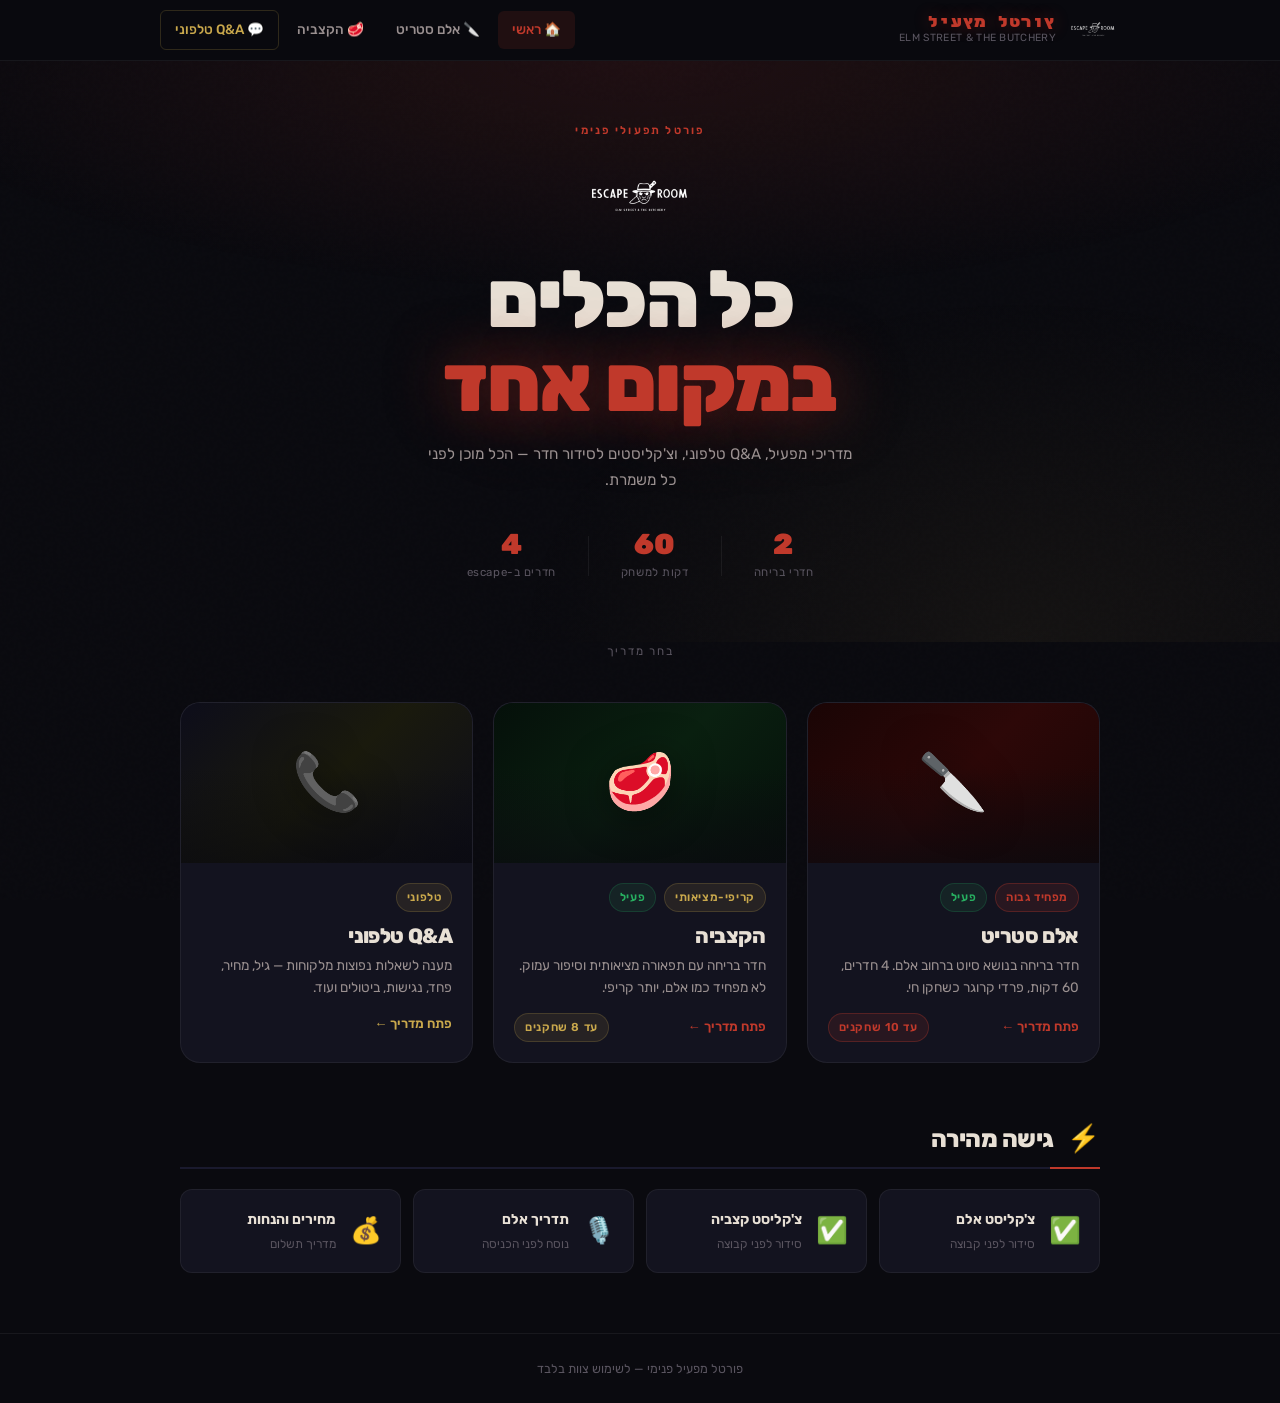
<file: index.html>
<!DOCTYPE html>
<html lang="he" dir="rtl">
<head>
  <meta charset="UTF-8">
  <meta name="viewport" content="width=device-width, initial-scale=1.0">
  <title>חדר בריחה | פורטל מפעיל</title>
  <link rel="stylesheet" href="css/style.css">
  <style>
    .hero {
      min-height: 55vh;
      display: flex;
      flex-direction: column;
      align-items: center;
      justify-content: center;
      text-align: center;
      padding: 60px 20px;
      position: relative;
      overflow: hidden;
    }

    .hero::before {
      content: '';
      position: absolute;
      inset: 0;
      background:
        radial-gradient(ellipse 60% 40% at 50% 0%, rgba(192,57,43,0.12), transparent),
        radial-gradient(ellipse 40% 60% at 80% 100%, rgba(201,168,76,0.06), transparent);
      pointer-events: none;
    }

    .hero__label {
      font-size: 0.7rem;
      letter-spacing: 0.2em;
      text-transform: uppercase;
      color: var(--red-vivid);
      font-weight: 600;
      margin-bottom: 18px;
      opacity: 0;
      animation: fadeIn 0.6s 0.1s ease both;
    }

    .hero-logo {
      height: 80px;
      width: auto;
      margin-bottom: 20px;
      filter: brightness(0) invert(1);
      opacity: 0;
      animation: fadeIn 0.6s 0.15s ease both;
      animation-fill-mode: both;
    }

    .hero__title {
      font-size: clamp(2.5rem, 8vw, 5rem);
      font-weight: 900;
      line-height: 1.05;
      margin-bottom: 16px;
      opacity: 0;
      animation: fadeIn 0.6s 0.2s ease both;
    }

    .hero__title .line2 {
      color: var(--red-vivid);
      text-shadow: 0 0 60px rgba(192,57,43,0.5), 0 0 120px rgba(192,57,43,0.2);
      animation: flicker 8s infinite 3s;
    }

    .hero__sub {
      font-size: 0.95rem;
      color: var(--text-secondary);
      max-width: 440px;
      margin: 0 auto 36px;
      line-height: 1.7;
      opacity: 0;
      animation: fadeIn 0.6s 0.3s ease both;
    }

    .hero__stats {
      display: flex;
      gap: 32px;
      justify-content: center;
      flex-wrap: wrap;
      opacity: 0;
      animation: fadeIn 0.6s 0.4s ease both;
    }

    .stat {
      text-align: center;
    }

    .stat__num {
      font-size: 1.8rem;
      font-weight: 900;
      color: var(--text-primary);
      line-height: 1;
    }

    .stat__num .accent { color: var(--red-vivid); }

    .stat__label {
      font-size: 0.72rem;
      color: var(--text-muted);
      margin-top: 4px;
      letter-spacing: 0.05em;
    }

    .divider-stat {
      width: 1px;
      height: 40px;
      background: var(--border-dark);
      align-self: center;
    }

    /* Room cards section */
    .rooms-section {
      padding: 0 20px 60px;
      position: relative;
      z-index: 1;
    }

    .rooms-label {
      text-align: center;
      font-size: 0.72rem;
      letter-spacing: 0.15em;
      text-transform: uppercase;
      color: var(--text-muted);
      margin-bottom: 24px;
    }

    .room-card__banner {
      position: relative;
    }

    .room-card__banner-emoji {
      font-size: 3.5rem;
      position: relative;
      z-index: 1;
      filter: drop-shadow(0 4px 20px rgba(0,0,0,0.5));
    }

    .room-card__banner::after {
      content: '';
      position: absolute;
      inset: 0;
      background: linear-gradient(to bottom, transparent 40%, rgba(10,10,15,0.7));
    }

    .room-card--elm:hover { box-shadow: 0 8px 40px rgba(192,57,43,0.25); }
    .room-card--katzia:hover { box-shadow: 0 8px 40px rgba(50,130,80,0.2); }
    .room-card--qa:hover { box-shadow: 0 8px 40px rgba(201,168,76,0.2); }

    .room-meta {
      display: flex;
      gap: 8px;
      flex-wrap: wrap;
      margin-bottom: 12px;
    }

    /* Quick access section */
    .quick-section {
      padding: 0 20px 60px;
      position: relative;
      z-index: 1;
    }

    .quick-grid {
      display: grid;
      grid-template-columns: repeat(auto-fit, minmax(220px, 1fr));
      gap: 12px;
    }

    .quick-card {
      background: var(--bg-card);
      border: 1px solid var(--border-dark);
      border-radius: var(--radius-md);
      padding: 18px;
      display: flex;
      align-items: center;
      gap: 14px;
      transition: var(--transition);
      text-decoration: none;
      color: inherit;
    }

    .quick-card:hover {
      border-color: var(--border-red);
      background: var(--bg-card-hover);
    }

    .quick-card__icon {
      font-size: 1.6rem;
      flex-shrink: 0;
    }

    .quick-card__title {
      font-size: 0.88rem;
      font-weight: 700;
      margin-bottom: 2px;
    }

    .quick-card__sub {
      font-size: 0.75rem;
      color: var(--text-muted);
    }
  </style>
</head>
<body>

<div class="scroll-progress"></div>

<!-- HEADER -->
<header class="site-header">
  <div class="header-inner">
    <a href="index.html" class="site-logo">
      <img src="logo.png" alt="Escape Room" class="site-logo__img">
      <div class="site-logo__text">
        <span class="site-logo__name">פורטל מפעיל</span>
        <span class="site-logo__sub">ELM STREET &amp; THE BUTCHERY</span>
      </div>
    </a>
    <button class="nav-toggle" aria-label="תפריט" aria-expanded="false">
      <svg width="22" height="22" fill="none" stroke="currentColor" stroke-width="2">
        <line x1="3" y1="6" x2="19" y2="6"/>
        <line x1="3" y1="12" x2="19" y2="12"/>
        <line x1="3" y1="18" x2="19" y2="18"/>
      </svg>
    </button>
    <nav class="site-nav">
      <a href="index.html" class="nav-link">🏠 ראשי</a>
      <a href="elm-street.html" class="nav-link">🔪 אלם סטריט</a>
      <a href="hakatzia.html" class="nav-link">🥩 הקצביה</a>
      <a href="qa.html" class="nav-link nav-link--qa">💬 Q&A טלפוני</a>
    </nav>
  </div>
</header>

<!-- HERO -->
<section class="hero">
  <div class="hero__label">פורטל תפעולי פנימי</div>
  <img src="logo.png" alt="Escape Room — Elm Street & The Butchery" class="hero-logo">
  <h1 class="hero__title">
    כל הכלים<br>
    <span class="line2">במקום אחד</span>
  </h1>
  <p class="hero__sub">מדריכי מפעיל, Q&A טלפוני, וצ'קליסטים לסידור חדר — הכל מוכן לפני כל משמרת.</p>
  <div class="hero__stats">
    <div class="stat">
      <div class="stat__num"><span class="accent">2</span></div>
      <div class="stat__label">חדרי בריחה</div>
    </div>
    <div class="divider-stat"></div>
    <div class="stat">
      <div class="stat__num"><span class="accent">60</span></div>
      <div class="stat__label">דקות למשחק</div>
    </div>
    <div class="divider-stat"></div>
    <div class="stat">
      <div class="stat__num"><span class="accent">4</span></div>
      <div class="stat__label">חדרים ב-escape</div>
    </div>
  </div>
</section>

<!-- ROOM CARDS -->
<section class="rooms-section">
  <div class="container">
    <p class="rooms-label">בחר מדריך</p>
    <div class="room-cards animate-stagger">

      <!-- ELM STREET -->
      <a href="elm-street.html" class="room-card room-card--elm">
        <div class="room-card__banner room-card__banner--elm">
          <span class="room-card__banner-emoji">🔪</span>
        </div>
        <div class="room-card__body">
          <div class="room-meta">
            <span class="badge badge--red">מפחיד גבוה</span>
            <span class="badge badge--green">פעיל</span>
          </div>
          <h2 class="room-card__title">אלם סטריט</h2>
          <p class="room-card__desc">חדר בריחה בנושא סיוט ברחוב אלם. 4 חדרים, 60 דקות, פרדי קרוגר כשחקן חי.</p>
          <div class="room-card__footer">
            <div class="room-card__cta">פתח מדריך ←</div>
            <span class="badge badge--red">עד 10 שחקנים</span>
          </div>
        </div>
      </a>

      <!-- HAKATZIA -->
      <a href="hakatzia.html" class="room-card room-card--katzia">
        <div class="room-card__banner room-card__banner--katzia">
          <span class="room-card__banner-emoji">🥩</span>
        </div>
        <div class="room-card__body">
          <div class="room-meta">
            <span class="badge badge--gold">קריפי-מציאותי</span>
            <span class="badge badge--green">פעיל</span>
          </div>
          <h2 class="room-card__title">הקצביה</h2>
          <p class="room-card__desc">חדר בריחה עם תפאורה מציאותית וסיפור עמוק. לא מפחיד כמו אלם, יותר קריפי.</p>
          <div class="room-card__footer">
            <div class="room-card__cta">פתח מדריך ←</div>
            <span class="badge badge--gold">עד 8 שחקנים</span>
          </div>
        </div>
      </a>

      <!-- Q&A -->
      <a href="qa.html" class="room-card room-card--qa">
        <div class="room-card__banner room-card__banner--qa">
          <span class="room-card__banner-emoji">📞</span>
        </div>
        <div class="room-card__body">
          <div class="room-meta">
            <span class="badge badge--gold">טלפוני</span>
          </div>
          <h2 class="room-card__title">Q&A טלפוני</h2>
          <p class="room-card__desc">מענה לשאלות נפוצות מלקוחות — גיל, מחיר, פחד, נגישות, ביטולים ועוד.</p>
          <div class="room-card__footer">
            <div class="room-card__cta" style="color: var(--gold);">פתח מדריך ←</div>
          </div>
        </div>
      </a>

    </div>
  </div>
</section>

<!-- QUICK ACCESS -->
<section class="quick-section">
  <div class="container">
    <h2 class="section-title"><span class="icon">⚡</span> גישה מהירה</h2>
    <div class="quick-grid animate-stagger">
      <a href="elm-street.html#checklist" class="quick-card">
        <span class="quick-card__icon">✅</span>
        <div>
          <div class="quick-card__title">צ'קליסט אלם</div>
          <div class="quick-card__sub">סידור לפני קבוצה</div>
        </div>
      </a>
      <a href="hakatzia.html#checklist" class="quick-card">
        <span class="quick-card__icon">✅</span>
        <div>
          <div class="quick-card__title">צ'קליסט קצביה</div>
          <div class="quick-card__sub">סידור לפני קבוצה</div>
        </div>
      </a>
      <a href="elm-street.html#briefing" class="quick-card">
        <span class="quick-card__icon">🎙️</span>
        <div>
          <div class="quick-card__title">תדריך אלם</div>
          <div class="quick-card__sub">נוסח לפני הכניסה</div>
        </div>
      </a>
      <a href="qa.html#pricing" class="quick-card">
        <span class="quick-card__icon">💰</span>
        <div>
          <div class="quick-card__title">מחירים והנחות</div>
          <div class="quick-card__sub">מדריך תשלום</div>
        </div>
      </a>
    </div>
  </div>
</section>

<!-- FOOTER -->
<footer style="text-align:center; padding: 24px; color: var(--text-muted); font-size: 0.78rem; border-top: 1px solid var(--border-dark); position:relative; z-index:1;">
  פורטל מפעיל פנימי — לשימוש צוות בלבד
</footer>

<script src="js/main.js"></script>
</body>
</html>
</file>
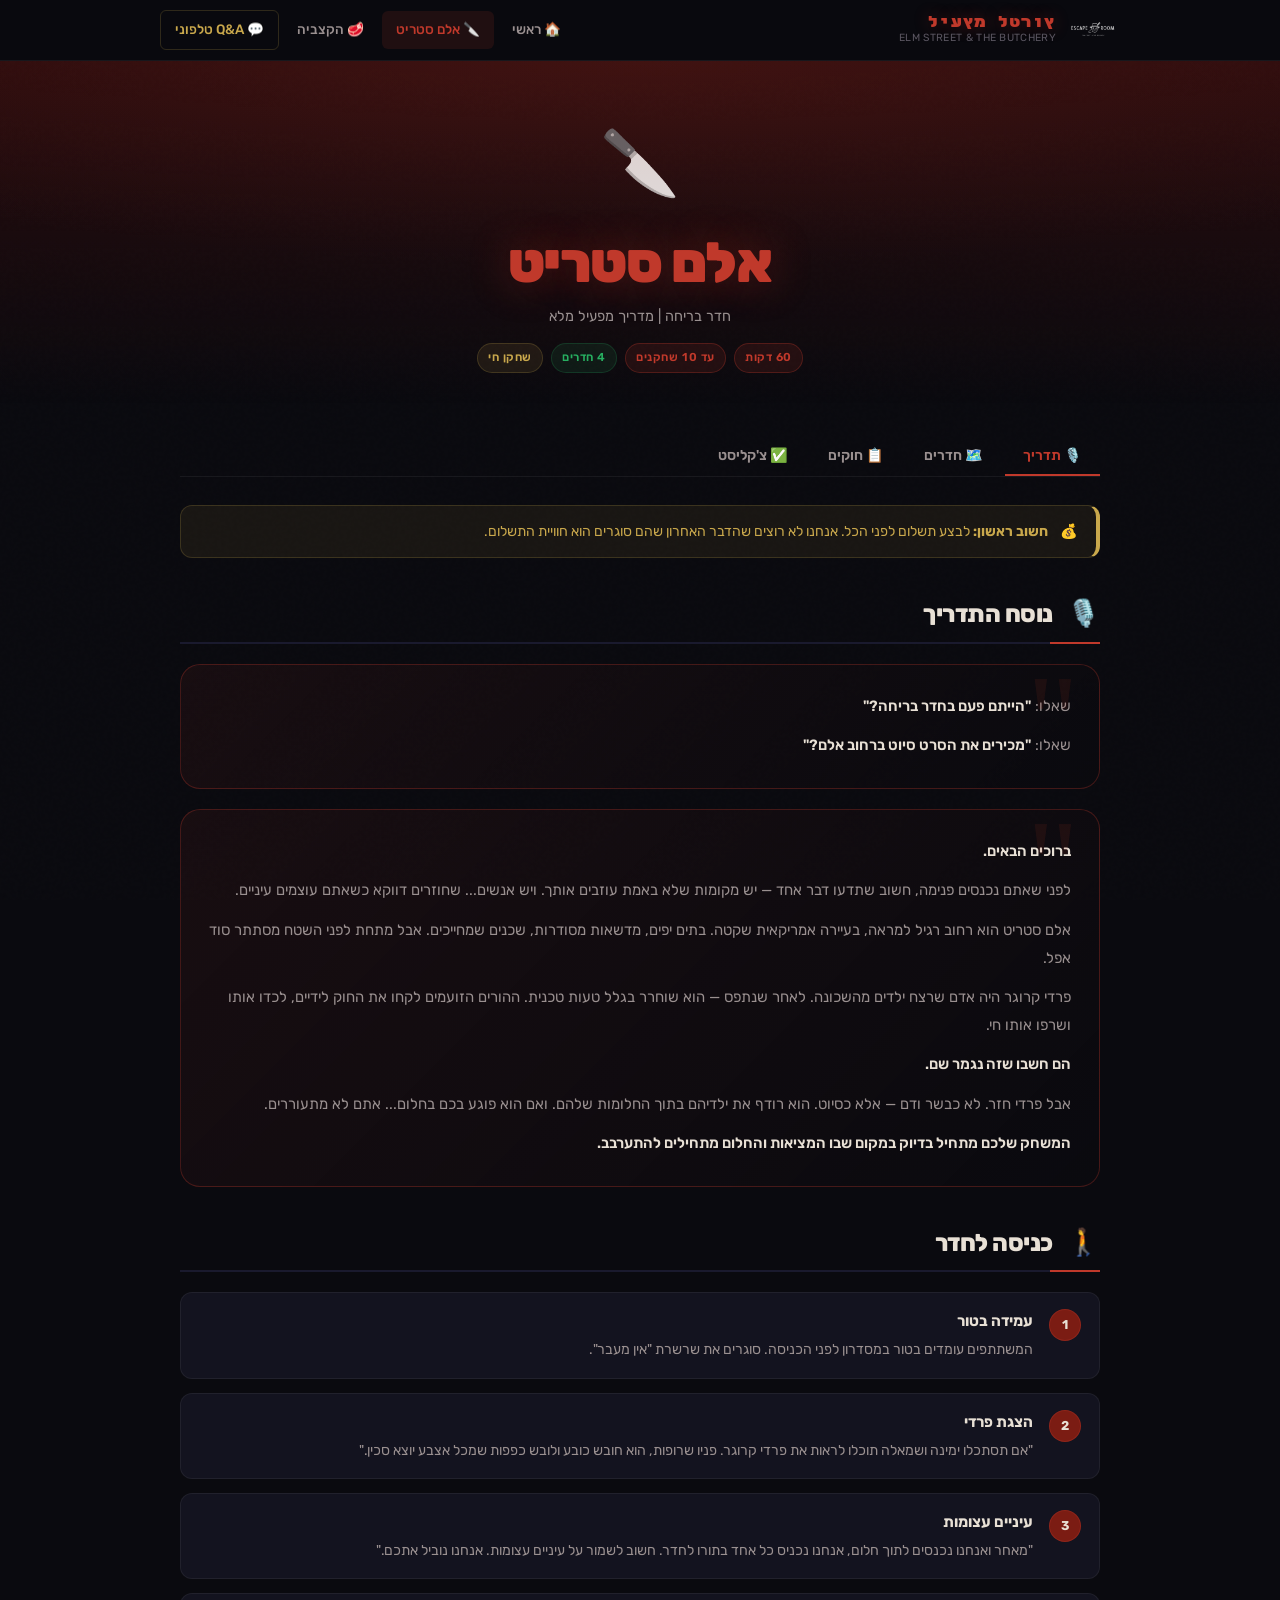
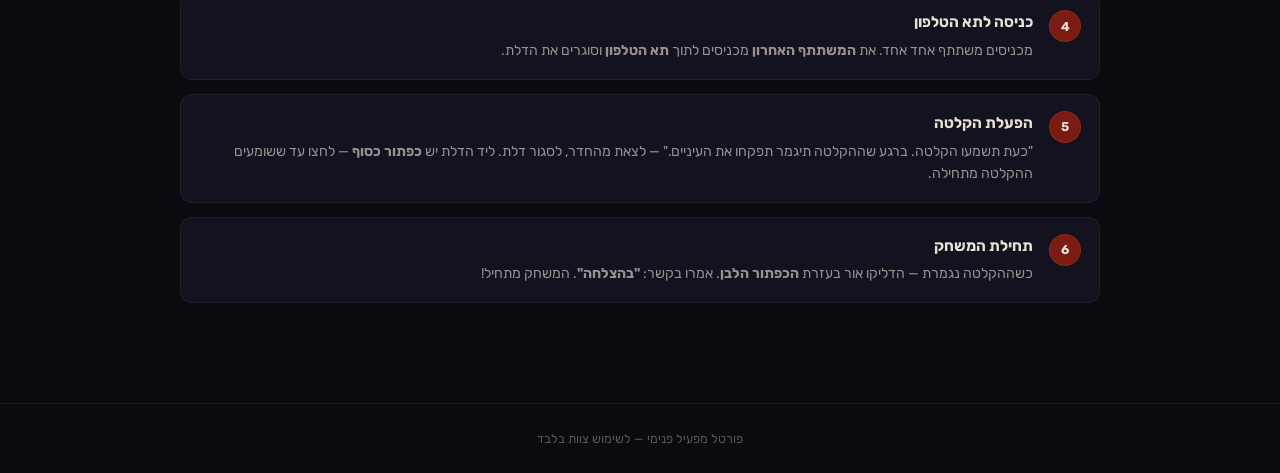
<file: elm-street.html>
<!DOCTYPE html>
<html lang="he" dir="rtl">
<head>
  <meta charset="UTF-8">
  <meta name="viewport" content="width=device-width, initial-scale=1.0">
  <title>אלם סטריט | מדריך מפעיל</title>
  <link rel="stylesheet" href="css/style.css">
  <style>
    .room-header {
      background: linear-gradient(180deg, rgba(90,15,10,0.4) 0%, transparent 100%);
      padding: 48px 20px 32px;
      text-align: center;
      position: relative;
      overflow: hidden;
    }
    .room-header::before {
      content: '';
      position: absolute;
      inset: 0;
      background: radial-gradient(ellipse 80% 60% at 50% 0%, rgba(192,57,43,0.15), transparent);
    }
    .room-header__icon {
      font-size: 4rem;
      display: block;
      margin-bottom: 12px;
      animation: flicker 6s infinite 2s;
    }
    .room-header__title {
      font-size: clamp(2rem, 7vw, 3.5rem);
      font-weight: 900;
      color: var(--red-vivid);
      text-shadow: 0 0 40px var(--red-glow);
      margin-bottom: 8px;
    }
    .room-header__sub {
      font-size: 0.9rem;
      color: var(--text-secondary);
    }
    .room-header__badges {
      display: flex;
      gap: 8px;
      justify-content: center;
      margin-top: 14px;
    }

    /* Story box */
    .story-box {
      background: linear-gradient(135deg, rgba(192,57,43,0.08), rgba(10,10,15,0.9));
      border: 1px solid var(--border-red);
      border-radius: var(--radius-lg);
      padding: 28px;
      position: relative;
      overflow: hidden;
    }
    .story-box::before {
      content: '"';
      position: absolute;
      top: -10px;
      right: 20px;
      font-size: 8rem;
      color: rgba(192,57,43,0.1);
      font-family: Georgia, serif;
      line-height: 1;
      pointer-events: none;
    }
    .story-box p {
      font-size: 0.93rem;
      line-height: 1.85;
      color: var(--text-secondary);
    }
    .story-box p + p { margin-top: 12px; }
    .story-box .highlight {
      color: var(--text-primary);
      font-weight: 600;
    }

    /* Room flow timeline */
    .timeline {
      display: flex;
      flex-direction: column;
      gap: 0;
      position: relative;
    }
    .timeline::before {
      content: '';
      position: absolute;
      top: 0; bottom: 0;
      right: 19px;
      width: 2px;
      background: linear-gradient(to bottom, var(--red-dark), transparent);
    }
    .timeline-item {
      display: flex;
      gap: 20px;
      padding-bottom: 28px;
      position: relative;
    }
    .timeline-item:last-child { padding-bottom: 0; }
    .timeline-dot {
      width: 40px;
      height: 40px;
      border-radius: 50%;
      background: var(--bg-secondary);
      border: 2px solid var(--red-dark);
      display: flex;
      align-items: center;
      justify-content: center;
      font-size: 1.1rem;
      flex-shrink: 0;
      position: relative;
      z-index: 1;
    }
    .timeline-content { flex: 1; padding-top: 8px; }
    .timeline-title {
      font-size: 1rem;
      font-weight: 800;
      margin-bottom: 10px;
      color: var(--text-primary);
    }

    /* Room segments */
    .room-segment {
      background: var(--bg-card);
      border: 1px solid var(--border-dark);
      border-radius: var(--radius-lg);
      overflow: hidden;
      margin-bottom: 16px;
    }
    .room-segment__header {
      background: linear-gradient(135deg, rgba(192,57,43,0.15), transparent);
      padding: 18px 22px;
      display: flex;
      align-items: center;
      gap: 14px;
      border-bottom: 1px solid var(--border-dark);
    }
    .room-segment__num {
      width: 36px;
      height: 36px;
      border-radius: 50%;
      background: var(--red-dark);
      border: 2px solid var(--border-red);
      display: flex;
      align-items: center;
      justify-content: center;
      font-weight: 800;
      font-size: 0.9rem;
      flex-shrink: 0;
    }
    .room-segment__title { font-size: 1.1rem; font-weight: 800; }
    .room-segment__timing {
      margin-right: auto;
      font-size: 0.78rem;
      color: var(--gold);
      background: rgba(201,168,76,0.1);
      border: 1px solid rgba(201,168,76,0.2);
      padding: 3px 10px;
      border-radius: 20px;
      margin-left: 0;
    }
    .room-segment__body { padding: 20px 22px; }

    /* Mission within a room */
    .mission {
      background: var(--bg-secondary);
      border: 1px solid var(--border-dark);
      border-radius: var(--radius-md);
      padding: 16px 18px;
      margin-bottom: 12px;
      transition: var(--transition);
    }
    .mission:hover { border-color: var(--border-red); }
    .mission__header {
      display: flex;
      align-items: center;
      gap: 10px;
      margin-bottom: 10px;
    }
    .mission__label {
      font-size: 0.72rem;
      font-weight: 700;
      letter-spacing: 0.1em;
      text-transform: uppercase;
      color: var(--red-vivid);
    }
    .mission__title { font-size: 0.95rem; font-weight: 700; }
    .mission__body {
      font-size: 0.88rem;
      color: var(--text-secondary);
      line-height: 1.7;
    }
    .mission__body strong { color: var(--text-primary); }
    .mission__code {
      display: inline-block;
      background: var(--red-dark);
      color: #fff;
      font-family: monospace;
      font-size: 1.2rem;
      font-weight: 700;
      padding: 4px 14px;
      border-radius: 6px;
      margin: 8px 0;
      letter-spacing: 0.25em;
      border: 1px solid var(--border-red);
    }
    .mission__tip {
      display: flex;
      gap: 8px;
      margin-top: 10px;
      padding: 8px 12px;
      background: rgba(201,168,76,0.06);
      border-right: 3px solid var(--gold);
      border-radius: 0 4px 4px 0;
      font-size: 0.82rem;
      color: var(--gold);
    }
    .mission__alert {
      display: flex;
      gap: 8px;
      margin-top: 10px;
      padding: 8px 12px;
      background: rgba(192,57,43,0.08);
      border-right: 3px solid var(--red-vivid);
      border-radius: 0 4px 4px 0;
      font-size: 0.82rem;
      color: #e08070;
    }

    /* Operator action box */
    .op-action {
      background: rgba(192,57,43,0.07);
      border: 1px solid var(--border-red);
      border-radius: var(--radius-md);
      padding: 14px 16px;
      font-size: 0.85rem;
      color: #d07060;
      display: flex;
      gap: 10px;
      align-items: flex-start;
      margin-top: 12px;
    }
    .op-action__icon { font-size: 1.1rem; flex-shrink: 0; }
  </style>
</head>
<body>

<div class="scroll-progress"></div>

<!-- HEADER -->
<header class="site-header">
  <div class="header-inner">
    <a href="index.html" class="site-logo">
      <img src="logo.png" alt="Escape Room" class="site-logo__img">
      <div class="site-logo__text">
        <span class="site-logo__name">פורטל מפעיל</span>
        <span class="site-logo__sub">ELM STREET &amp; THE BUTCHERY</span>
      </div>
    </a>
    <button class="nav-toggle" aria-label="תפריט">
      <svg width="22" height="22" fill="none" stroke="currentColor" stroke-width="2">
        <line x1="3" y1="6" x2="19" y2="6"/>
        <line x1="3" y1="12" x2="19" y2="12"/>
        <line x1="3" y1="18" x2="19" y2="18"/>
      </svg>
    </button>
    <nav class="site-nav">
      <a href="index.html" class="nav-link">🏠 ראשי</a>
      <a href="elm-street.html" class="nav-link active">🔪 אלם סטריט</a>
      <a href="hakatzia.html" class="nav-link">🥩 הקצביה</a>
      <a href="qa.html" class="nav-link nav-link--qa">💬 Q&A טלפוני</a>
    </nav>
  </div>
</header>

<!-- ROOM HEADER -->
<div class="room-header">
  <span class="room-header__icon">🔪</span>
  <h1 class="room-header__title">אלם סטריט</h1>
  <p class="room-header__sub">חדר בריחה | מדריך מפעיל מלא</p>
  <div class="room-header__badges">
    <span class="badge badge--red">60 דקות</span>
    <span class="badge badge--red">עד 10 שחקנים</span>
    <span class="badge badge--green">4 חדרים</span>
    <span class="badge badge--gold">שחקן חי</span>
  </div>
</div>

<!-- MAIN CONTENT -->
<main class="container" style="padding-top: 32px; padding-bottom: 60px;">

  <!-- TABS -->
  <div class="tabs-wrapper">
    <div class="page-tabs">
      <button class="page-tab active" data-tab="briefing">🎙️ תדריך</button>
      <button class="page-tab" data-tab="rooms">🗺️ חדרים</button>
      <button class="page-tab" data-tab="rules">📋 חוקים</button>
      <button class="page-tab" data-tab="checklist">✅ צ'קליסט</button>
    </div>

    <!-- TAB: BRIEFING -->
    <div class="tab-panel active" data-panel="briefing">
      <div class="section animate-in">
        <div class="alert alert--gold" style="margin-bottom: 20px;">
          <span>💰</span>
          <div><strong>חשוב ראשון:</strong> לבצע תשלום לפני הכל. אנחנו לא רוצים שהדבר האחרון שהם סוגרים הוא חוויית התשלום.</div>
        </div>
      </div>

      <div class="section animate-in" id="briefing">
        <h2 class="section-title"><span class="icon">🎙️</span> נוסח התדריך</h2>

        <div class="story-box" style="margin-bottom: 20px;">
          <p>שאלו: <span class="highlight">"הייתם פעם בחדר בריחה?"</span></p>
          <p>שאלו: <span class="highlight">"מכירים את הסרט סיוט ברחוב אלם?"</span></p>
        </div>

        <div class="story-box">
          <p><span class="highlight">ברוכים הבאים.</span></p>
          <p>לפני שאתם נכנסים פנימה, חשוב שתדעו דבר אחד — יש מקומות שלא באמת עוזבים אותך. ויש אנשים... שחוזרים דווקא כשאתם עוצמים עיניים.</p>
          <p>אלם סטריט הוא רחוב רגיל למראה, בעיירה אמריקאית שקטה. בתים יפים, מדשאות מסודרות, שכנים שמחייכים. אבל מתחת לפני השטח מסתתר סוד אפל.</p>
          <p>פרדי קרוגר היה אדם שרצח ילדים מהשכונה. לאחר שנתפס — הוא שוחרר בגלל טעות טכנית. ההורים הזועמים לקחו את החוק לידיים, לכדו אותו ושרפו אותו חי.</p>
          <p><span class="highlight">הם חשבו שזה נגמר שם.</span></p>
          <p>אבל פרדי חזר. לא כבשר ודם — אלא כסיוט. הוא רודף את ילדיהם בתוך החלומות שלהם. ואם הוא פוגע בכם בחלום... אתם לא מתעוררים.</p>
          <p><span class="highlight">המשחק שלכם מתחיל בדיוק במקום שבו המציאות והחלום מתחילים להתערבב.</span></p>
        </div>
      </div>

      <div class="section animate-in">
        <h2 class="section-title"><span class="icon">🚶</span> כניסה לחדר</h2>
        <div class="steps animate-stagger">
          <div class="step">
            <div class="step__num">1</div>
            <div class="step__content">
              <div class="step__title">עמידה בטור</div>
              <div class="step__desc">המשתתפים עומדים בטור במסדרון לפני הכניסה. סוגרים את שרשרת "אין מעבר".</div>
            </div>
          </div>
          <div class="step">
            <div class="step__num">2</div>
            <div class="step__content">
              <div class="step__title">הצגת פרדי</div>
              <div class="step__desc">"אם תסתכלו ימינה ושמאלה תוכלו לראות את פרדי קרוגר. פניו שרופות, הוא חובש כובע ולובש כפפות שמכל אצבע יוצא סכין."</div>
            </div>
          </div>
          <div class="step">
            <div class="step__num">3</div>
            <div class="step__content">
              <div class="step__title">עיניים עצומות</div>
              <div class="step__desc">"מאחר ואנחנו נכנסים לתוך חלום, אנחנו נכניס כל אחד בתורו לחדר. חשוב לשמור על עיניים עצומות. אנחנו נוביל אתכם."</div>
            </div>
          </div>
          <div class="step">
            <div class="step__num">4</div>
            <div class="step__content">
              <div class="step__title">כניסה לתא הטלפון</div>
              <div class="step__desc">מכניסים משתתף אחד אחד. את <strong>המשתתף האחרון</strong> מכניסים לתוך <strong>תא הטלפון</strong> וסוגרים את הדלת.</div>
            </div>
          </div>
          <div class="step">
            <div class="step__num">5</div>
            <div class="step__content">
              <div class="step__title">הפעלת הקלטה</div>
              <div class="step__desc">"כעת תשמעו הקלטה. ברגע שההקלטה תיגמר תפקחו את העיניים." — לצאת מהחדר, לסגור דלת. ליד הדלת יש <strong>כפתור כסוף</strong> — לחצו עד ששומעים ההקלטה מתחילה.</div>
            </div>
          </div>
          <div class="step">
            <div class="step__num">6</div>
            <div class="step__content">
              <div class="step__title">תחילת המשחק</div>
              <div class="step__desc">כשההקלטה נגמרת — הדליקו אור בעזרת <strong>הכפתור הלבן</strong>. אמרו בקשר: <strong>"בהצלחה"</strong>. המשחק מתחיל!</div>
            </div>
          </div>
        </div>
      </div>
    </div>

    <!-- TAB: ROOMS -->
    <div class="tab-panel" data-panel="rooms">

      <!-- ROOM 1 -->
      <div class="room-segment animate-in">
        <div class="room-segment__header">
          <div class="room-segment__num">1</div>
          <div class="room-segment__title">🏡 חדר 1 — החצר</div>
          <div class="room-segment__timing">⏱️ עד 20 דקות</div>
        </div>
        <div class="room-segment__body">

          <div class="mission">
            <div class="mission__header">
              <span class="mission__label">משימה 1</span>
              <span class="mission__title">הוצאת השחקן מתא הטלפון</span>
            </div>
            <div class="mission__body">
              בתא הטלפון יש כפתור שמדליק אור וחושף מספרים על משחק קלאס לפי צבעים. יש תמונה נוספת בפתח הניקוז מחוץ לתא הטלפון.
              <br><br>
              השחקנים צריכים לדרוך על המספרים במשחק הקלאס לפי הסדר הנכון. הסדר מופיע על <strong>חתיכת בד שנמצאת בפח האשפה</strong>. הקוד:
              <br>
              <div class="mission__code">1 → 4 → 6 → 2</div>
              <div class="mission__tip">⚠️ אם הם דורכים נכון אך לא במרכז הריבוע — פתחו את דלת הטלפון ידנית עם כפתור "טלפון".</div>
            </div>
          </div>

          <div class="mission">
            <div class="mission__header">
              <span class="mission__label">משימה 2</span>
              <span class="mission__title">תיבת הדואר + השלט</span>
            </div>
            <div class="mission__body">
              בתא הטלפון יש <strong>מפתח</strong> שמתאים לתיבת הדואר. בתוך התיבה יש מכתב. בצידו האחורי תמונה של החצר — ילד מחפש מאחורי תא הטלפון.
              <br><br>
              שם ימצאו <strong>לבנה עם מספר טלפון</strong>. כשמכניסים את המספר בטלפון — יפתח השלט <strong>For Rent</strong>, שיפיל מתג אדום.
            </div>
          </div>

          <div class="mission">
            <div class="mission__header">
              <span class="mission__label">משימה 3</span>
              <span class="mission__title">הקבר + מספר הבית</span>
            </div>
            <div class="mission__body">
              המתג האדום מתחבר לקופסת הפיוזים בחצר → פותח את הקבר. מתחת לקבר:
              <ul style="margin: 10px 0 10px 20px; color: var(--text-secondary);">
                <li>מכתב</li>
                <li>קופסת כדורי שינה</li>
                <li>הספרה 4 ממתכת</li>
              </ul>
              <strong>חשוב:</strong> להדריך לקרוא את המכתב לפני שמחברים את המספר. המספר מתאים לשלט מספר הבית. חיבורו → יגבה האור, יפעיל מוזיקה, ויפתח דלת לחדר הבא.
              <div class="mission__alert">💬 להזכיר לשחקנים להשאיר כל החפצים, להתקדם ולסגור דלת מאחוריהם.</div>
            </div>
          </div>
        </div>
      </div>

      <!-- ROOM 2 -->
      <div class="room-segment animate-in">
        <div class="room-segment__header">
          <div class="room-segment__num">2</div>
          <div class="room-segment__title">🛏️ חדר 2 — חדר השינה</div>
          <div class="room-segment__timing">⏱️ עד 30 דקות</div>
        </div>
        <div class="room-segment__body">

          <div class="op-action">
            <span class="op-action__icon">🖥️</span>
            <div>סביר שישכנסו לאט כי חשוך. אם צריך — הזכירו לסגור דלת. בשלב זה אפשר ללחוץ כפתור <strong>"מנוע"</strong> להפחדה. כשמוזיקה נגמרת — הדליקו אור עם <strong>הדימר</strong> (לא הלבן).</div>
          </div>

          <div class="mission">
            <div class="mission__header">
              <span class="mission__label">משימה 1</span>
              <span class="mission__title">תיבת הצעצועים</span>
            </div>
            <div class="mission__body">
              ליד המיטה יש <strong>ידית</strong> לפתיחת תיבת הצעצועים. כשפותחים ומסתכלים פנימה — לחצו <strong>"ידיים"</strong> לקפיצת ידיים ולהבהלה.
              <br><br>
              בתוך התיבה: פתק עם <em>"לך לישון ____"</em> — ידריך שחקן אחד להישכב במיטה. כשהוא שוכב — לחצו <strong>"בובה + אפקט"</strong> להפחדה.
            </div>
          </div>

          <div class="mission">
            <div class="mission__header">
              <span class="mission__label">משימה 2</span>
              <span class="mission__title">הפוסטר + ערוץ חדשות</span>
            </div>
            <div class="mission__body">
              מעל קופסת הצעצועים יש <strong>מפתח בתוך הפוסטר</strong> על הקיר. פותח מגירה ליד המיטה — שם 3 דפים עם מדריך ערוצים.
              <br><br>
              השחקנים צריכים להפעיל <strong>ערוץ חדשות בטלוויזיה</strong> → יקפיץ ראש פרדי מעל הטלוויזיה → <strong>להלביש לפרדי את הכובע שלו</strong> → יפתח <strong>קופסת בלרינה</strong> → בדולח ראשון.
            </div>
          </div>

          <div class="mission">
            <div class="mission__header">
              <span class="mission__label">משימה 3</span>
              <span class="mission__title">קרש הקיר + שלושת הבדולחים</span>
            </div>
            <div class="mission__body">
              על הקיר שמול דלת הכניסה יש <strong>קרש עץ שניתן להזיז</strong> → בובה עם בדולח שני.
              <br><br>
              השחקנים מניחים את 3 כדורי הבדולח על המדף. לחצו <strong>"ביטול מדף"</strong> → משנה מוזיקה, פותח דלת לחדר 3, מעמעם אורות. אפשר גם "מנוע".
              <div class="mission__alert">🎭 הבובה תפיל לב. על השחקנים לחבר את הלב לדובי. <strong>לצאת מחדר הבקרה אל המסדרון</strong> — פתחו צוהר קטן ותנו לשחקן לקחת בדולח אחרון. סגרו מיד.</div>
              <div class="mission__tip">🔪 הפחדה קטנה: לבשו כפפת פרדי, פתחו מעט דלת, הכניסו יד וגרדו ברעש. סגרו ונעלו מיד. הקפידו שלא יראו אתכם.</div>
            </div>
          </div>

          <div class="op-action">
            <span class="op-action__icon">⚙️</span>
            <div>כפתור "צינורות": אם <strong>למעלה</strong> — המגנט לחדר האחרון לא פועל. אם <strong>למטה</strong> — הדלת סגורה כי המגנט פועל.</div>
          </div>
        </div>
      </div>

      <!-- ROOM 3 -->
      <div class="room-segment animate-in">
        <div class="room-segment__header">
          <div class="room-segment__num">3</div>
          <div class="room-segment__title">🔧 חדר 3 — חדר הצינורות</div>
          <div class="room-segment__timing">⏱️ עד 45 דקות</div>
        </div>
        <div class="room-segment__body">

          <div class="alert alert--gold" style="margin-bottom: 16px;">
            <span>ℹ️</span>
            <div>בחדר הזה <strong>אין צורך לסגור דלת</strong> מאחוריהם — זה חשוב לאחר כך. חידה אחת, אבל מורכבת. לרוב תצטרכו לתת רמזים.</div>
          </div>

          <div class="mission">
            <div class="mission__header">
              <span class="mission__label">חידה</span>
              <span class="mission__title">חידת הצינורות — מעגלים ושסתומים</span>
            </div>
            <div class="mission__body">
              בקצה המסדרון: סדרה של אותיות, לוח וגיר, וסדרה של <strong>סמלים משונים</strong>.
              <br><br>
              לאורך המסדרון: <strong>מעגלים</strong> — חצי מאותיות, חצי ממספרים. במרכז כל מעגל: שסתום עגול עם <strong>פס לבן</strong>. כל מעגל מסומן באחד הסמלים מהקצה.
              <br><br>
              לכל מעגל יש גם <strong>שעון מים</strong> על אותו קיר עם ספרה אחת. השחקנים צריכים:
              <ol style="margin: 10px 0 10px 20px; color: var(--text-secondary); line-height: 2;">
                <li>לברר מה הספרה בשעון המים</li>
                <li>לכוון הקו הלבן על השסתום לספרה הזו</li>
                <li>להסתכל לאן הקו מצביע בצד השני — זו האות</li>
                <li>לסדר האותיות לפי הסמלים בקצה המסדרון</li>
              </ol>
              <strong>הפתרון:</strong>
              <div class="mission__code">C A B O J</div>
              <div class="mission__alert">🎭 בשלב מסוים במוזיקה — נשמע קול פרדי. <strong>זה הסימן להתחפש וללכת להפחיד את השחקנים.</strong> היכנסו, הפחידו, וצאו.</div>
            </div>
          </div>
        </div>
      </div>

      <!-- ROOM 4 -->
      <div class="room-segment animate-in">
        <div class="room-segment__header">
          <div class="room-segment__num">4</div>
          <div class="room-segment__title">🔥 חדר 4 — המשרפה</div>
          <div class="room-segment__timing">⏱️ סיום ~60 דקות</div>
        </div>
        <div class="room-segment__body">

          <div class="alert alert--red" style="margin-bottom: 16px;">
            <span>🏁</span>
            <div>השחקנים יזחלו לחדר האחרון. כשישלימו את המשימות — המשחק מסתיים!</div>
          </div>

          <div class="mission">
            <div class="mission__header">
              <span class="mission__label">משימה 1</span>
              <span class="mission__title">תינוק בכד → מפתח מהתקרה</span>
            </div>
            <div class="mission__body">
              בתוך כד המתכת יש <strong>בובת תינוק עם חבל מסביב לצוואר</strong>. לתלות על וו שנמצא על הקיר → יפיל מפתח מהתקרה.
              <div class="mission__tip">⚙️ אם המפתח לא נופל אוטומטית — לחצו כפתור "תינוק מפתח".</div>
            </div>
          </div>

          <div class="mission">
            <div class="mission__header">
              <span class="mission__label">משימה 2</span>
              <span class="mission__title">מנעול הבובה → צופן התנור</span>
            </div>
            <div class="mission__body">
              המפתח מיועד למנעול ליד <strong>הרגל הימנית של הבובה הגדולה</strong>. לפתוח מנעול ולהרים בובה → מתחתיה <strong>קרש עץ עם צופן</strong>.
            </div>
          </div>

          <div class="mission">
            <div class="mission__header">
              <span class="mission__label">משימה 3</span>
              <span class="mission__title">מתגי התנור → דלת התנור</span>
            </div>
            <div class="mission__body">
              הצופן מיועד למתגי התנור. כשמסדרים מתגים לפי הצופן → נפתחת <strong>דלת התנור</strong>.
            </div>
          </div>

          <div class="mission">
            <div class="mission__header">
              <span class="mission__label">משימה 4</span>
              <span class="mission__title">כיסא גלגלים + כלוב הכפפה</span>
            </div>
            <div class="mission__body">
              בחדר יש <strong>כיסא גלגלים</strong>. במשענת היד יש כף יד ורמז להכניס לתוך מלחציים. כשעושים זאת — להפעיל מתג <strong>"כיסא"</strong> → כיסא יתגלגל לכיוונם.
              <br><br>
              <strong>מאחורי משענת הכיסא:</strong> מוט מתכת דק. להשתמש בו לפתיחת <strong>הכלוב</strong> שבו כפפת פרדי.
              <br><br>
              ברגע שמכניסים <strong>כפפת פרדי לתנור</strong> — המשחק נגמר! תישמע הקלטת סוף, תיפתח דלת יציאה.
              <div class="mission__tip">🎉 ללחוץ <strong>"אור מסדרון"</strong> ולקבל את פניהם בכפיים סוערות!</div>
            </div>
          </div>
        </div>
      </div>
    </div>

    <!-- TAB: RULES -->
    <div class="tab-panel" data-panel="rules">
      <div class="section animate-in">
        <h2 class="section-title"><span class="icon">📋</span> חוקי החדר — לקרוא לשחקנים</h2>
        <div class="rules animate-stagger">
          <div class="rule">
            <span class="rule__icon">🔎</span>
            <div>בחדר תמצאו חפצים שישמשו אתכם לפתרון חידות. <strong>לכל חפץ יש שימוש אחד בלבד</strong> — חפץ לא ישמש לכמה חידות.</div>
          </div>
          <div class="rule">
            <span class="rule__icon">🚫</span>
            <div>בחדרים יש גם תפאורה. תפאורה מסומנת ביד אדומה ובכיתוב <strong>"Don't touch me"</strong>. דברים שתלויים מהתקרה או מחוברים הרמטית לרצפה — גם הם תפאורה. <strong>אסור לגעת.</strong></div>
          </div>
          <div class="rule">
            <span class="rule__icon">⚡</span>
            <div>זה חדר <strong>חכם ואוטומטי</strong>. אין להפעיל כוח. שום דבר לא דורש כוח פיזי. אם משהו לא נפתח — כנראה שעוד לא פתרתם.</div>
          </div>
          <div class="rule">
            <span class="rule__icon">👤</span>
            <div>בחדר הזה יש <strong>שחקן חי</strong>. אסור בשום אופן <strong>לגעת בשחקן</strong> — ולשחקן אסור לגעת בכם.</div>
          </div>
          <div class="rule">
            <span class="rule__icon">📹</span>
            <div>החדרים <strong>מרושתים במצלמות</strong>. אם נתקלתם בבעיה — אנחנו יכולים לשמוע ולעזור.</div>
          </div>
        </div>
      </div>
    </div>

    <!-- TAB: CHECKLIST -->
    <div class="tab-panel" data-panel="checklist">
      <div id="checklist">
        <div class="alert alert--red" style="margin-bottom: 20px;">
          <span>⚠️</span>
          <div>לסמן כל פריט לפני כל קבוצה. הצ'קליסט נשמר אוטומטית בדפדפן.</div>
        </div>

        <div class="section animate-in">
          <div style="display: flex; align-items: center; justify-content: space-between; margin-bottom: 16px;">
            <h2 class="section-title" style="margin-bottom: 0; border: none; padding: 0;">🏡 חדר 1 — החצר</h2>
          </div>
          <div class="checklist animate-stagger">
            <div class="check-item" data-key="elm_c1_1"><span class="check-box"></span>מפתחות לתיבת דואר בתא טלפון</div>
            <div class="check-item" data-key="elm_c1_2"><span class="check-box"></span>מכתב בתוך תיבת הדואר</div>
            <div class="check-item" data-key="elm_c1_3"><span class="check-box"></span>מפסק אדום בתוך השלט For Rent</div>
            <div class="check-item" data-key="elm_c1_4"><span class="check-box"></span>קופסת כדורים, מכתב והספרה 4 מתחת לקבר</div>
            <div class="check-item" data-key="elm_c1_5"><span class="check-box"></span>לבנה בצד ליד תא הטלפון</div>
            <div class="check-item" data-key="elm_c1_6"><span class="check-box"></span>חתיכת בד בתוך הפח</div>
            <div class="check-item" data-key="elm_c1_7"><span class="check-box"></span>תמונה של הקלאס בתוך הניקוז</div>
          </div>
        </div>

        <div class="divider"></div>

        <div class="section animate-in">
          <h2 class="section-title" style="margin-bottom: 16px;">🛏️ חדר 2 — חדר השינה</h2>
          <div class="checklist animate-stagger">
            <div class="check-item" data-key="elm_c2_1"><span class="check-box"></span>שלושת הדפים במגירות (אחד במגירה נעולה)</div>
            <div class="check-item" data-key="elm_c2_2"><span class="check-box"></span>מפתח על הפוסטר על הקיר</div>
            <div class="check-item" data-key="elm_c2_3"><span class="check-box"></span>בדולח בקופסת בלרינה, בקיר מאחורי הקרש, מחוץ לדלת ההפחדה</div>
            <div class="check-item" data-key="elm_c2_4"><span class="check-box"></span>מנואלה בתוך משאית צעצוע</div>
            <div class="check-item" data-key="elm_c2_5"><span class="check-box"></span>תיבת הצעצועים סגורה, פתק עם שם הלקוח בפנים</div>
            <div class="check-item" data-key="elm_c2_6"><span class="check-box"></span>להוריד ראש פרדי, לתלות כובע</div>
            <div class="check-item" data-key="elm_c2_7"><span class="check-box"></span>לחבר ידי הבובה על התקרה למגנטים, לב על הבטן</div>
          </div>
        </div>

        <div class="divider"></div>

        <div class="section animate-in">
          <h2 class="section-title" style="margin-bottom: 16px;">🔧 חדר 3 — הצינורות</h2>
          <div class="checklist animate-stagger">
            <div class="check-item" data-key="elm_c3_1"><span class="check-box"></span>לשים פנסים ככמות השחקנים</div>
            <div class="check-item" data-key="elm_c3_2"><span class="check-box"></span>ליישר את הקו הלבן של השסתום</div>
            <div class="check-item" data-key="elm_c3_3"><span class="check-box"></span>למחוק גיר על הלוח</div>
          </div>
        </div>

        <div class="divider"></div>

        <div class="section animate-in">
          <h2 class="section-title" style="margin-bottom: 16px;">🔥 חדר 4 — המשרפה</h2>
          <div class="checklist animate-stagger">
            <div class="check-item" data-key="elm_c4_1"><span class="check-box"></span>דלת תנור סגורה, מתגים מיושרים</div>
            <div class="check-item" data-key="elm_c4_2"><span class="check-box"></span>מפתח מחובר למגנט למעלה, תינוק בכד</div>
            <div class="check-item" data-key="elm_c4_3"><span class="check-box"></span>צופן תנור מתחת לבובה, מנעול נעול</div>
            <div class="check-item" data-key="elm_c4_4"><span class="check-box"></span>כפפת פרדי תלויה בכלוב</div>
            <div class="check-item" data-key="elm_c4_5"><span class="check-box"></span>כיסא גלגלים על המסילה, מוט מתכת מאחורי משענת</div>
            <div class="check-item" data-key="elm_c4_6"><span class="check-box"></span>יד ורמז במשענת היד</div>
            <div class="check-item" data-key="elm_c4_7"><span class="check-box"></span>דלת יציאה סגורה</div>
          </div>
        </div>

        <div style="margin-top: 24px; text-align: center;">
          <button class="checklist-reset" style="background: var(--bg-card); border: 1px solid var(--border-dark); color: var(--text-muted); padding: 10px 20px; border-radius: var(--radius-md); cursor: pointer; font-family: var(--font-body); font-size: 0.82rem; transition: var(--transition);">
            🔄 איפוס צ'קליסט
          </button>
        </div>
      </div>
    </div>

  </div><!-- end tabs-wrapper -->
</main>

<footer style="text-align:center; padding: 24px; color: var(--text-muted); font-size: 0.78rem; border-top: 1px solid var(--border-dark); position:relative; z-index:1;">
  פורטל מפעיל פנימי — לשימוש צוות בלבד
</footer>

<script src="js/main.js"></script>
</body>
</html>
</file>
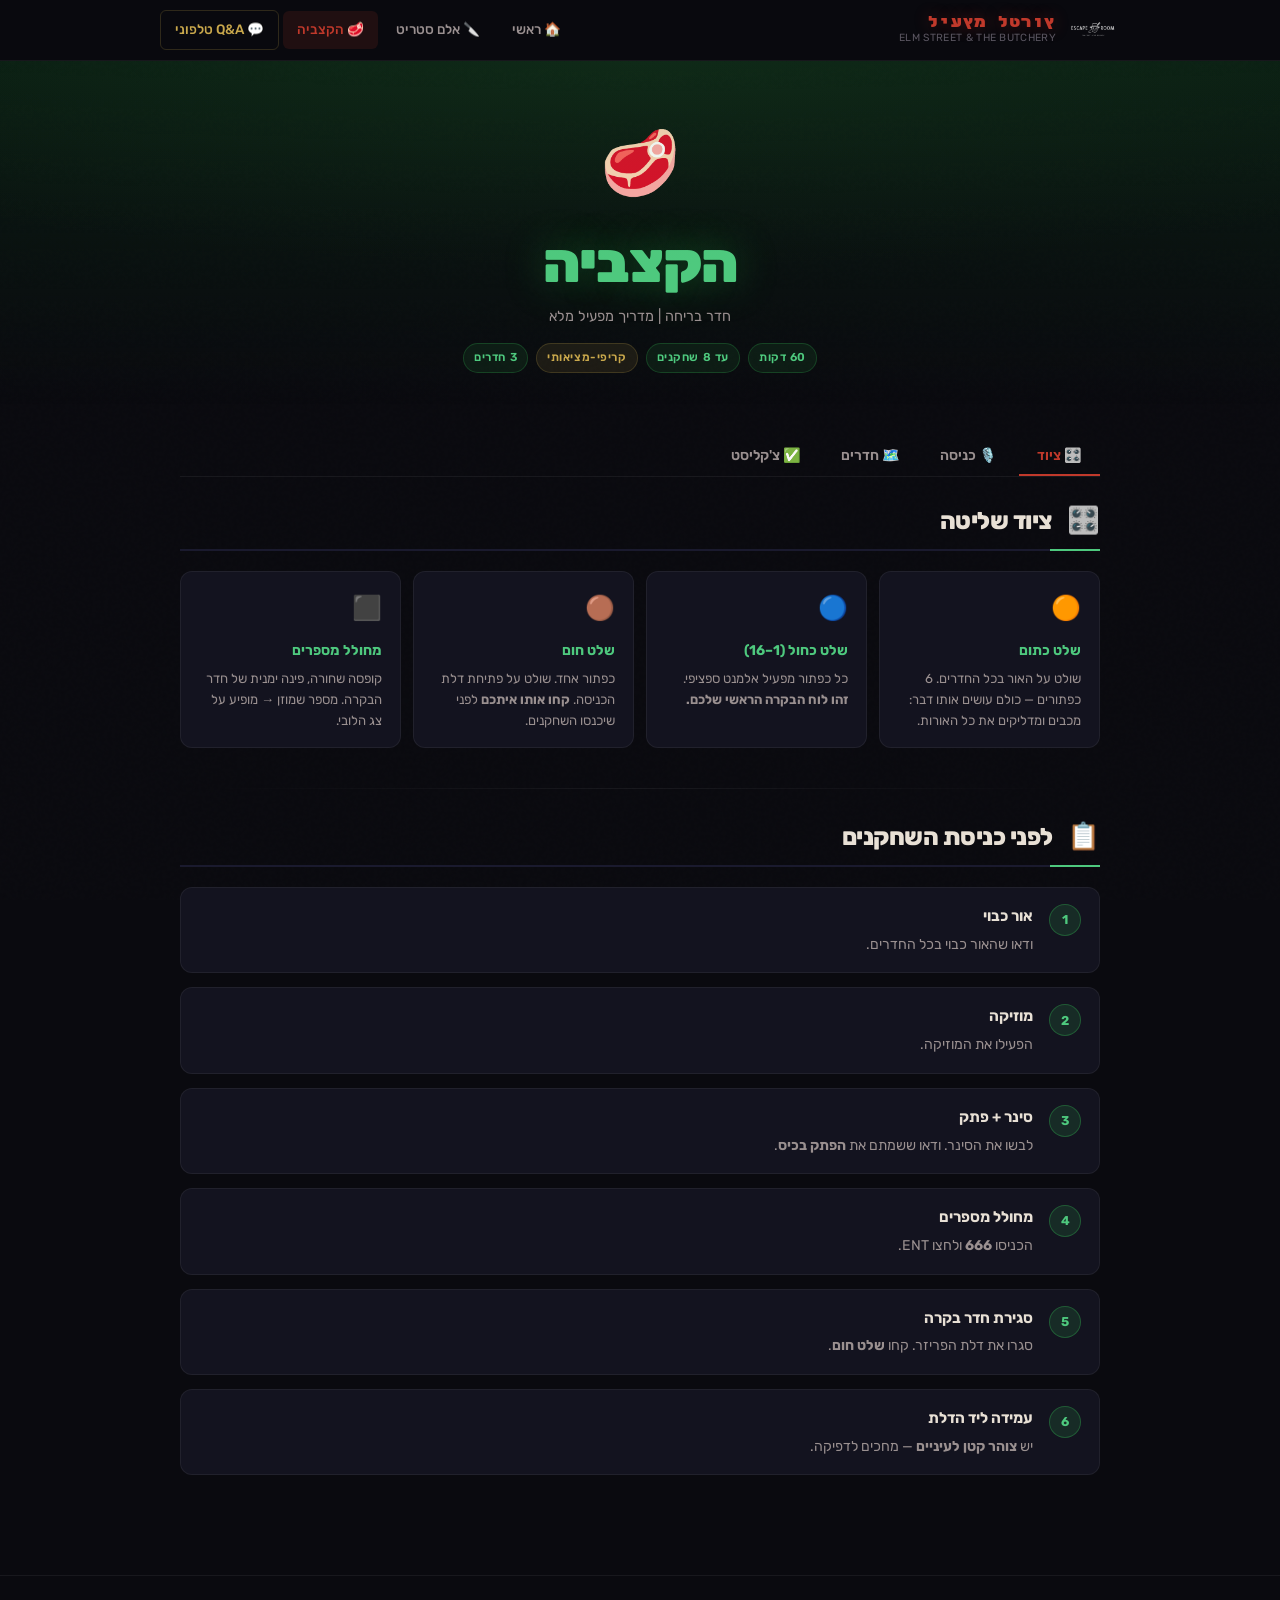
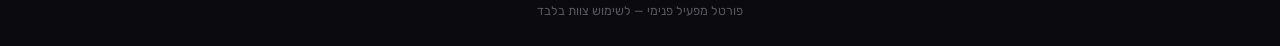
<file: hakatzia.html>
<!DOCTYPE html>
<html lang="he" dir="rtl">
<head>
  <meta charset="UTF-8">
  <meta name="viewport" content="width=device-width, initial-scale=1.0">
  <title>הקצביה | מדריך מפעיל</title>
  <link rel="stylesheet" href="css/style.css">
  <style>
    .room-header {
      background: linear-gradient(180deg, rgba(10,40,20,0.6) 0%, transparent 100%);
      padding: 48px 20px 32px;
      text-align: center;
      position: relative;
      overflow: hidden;
    }
    .room-header::before {
      content: '';
      position: absolute;
      inset: 0;
      background: radial-gradient(ellipse 80% 60% at 50% 0%, rgba(50,130,60,0.14), transparent);
    }
    .room-header__icon { font-size: 4rem; display: block; margin-bottom: 12px; }
    .room-header__title {
      font-size: clamp(2rem, 7vw, 3.5rem);
      font-weight: 900;
      color: #4ec97e;
      text-shadow: 0 0 40px rgba(50,200,80,0.35);
      margin-bottom: 8px;
    }
    .room-header__sub { font-size: 0.9rem; color: var(--text-secondary); }
    .room-header__badges {
      display: flex; gap: 8px; justify-content: center;
      margin-top: 14px; flex-wrap: wrap;
    }
    .badge--green2 {
      background: rgba(50,180,80,0.1);
      color: #4ec97e;
      border: 1px solid rgba(50,180,80,0.25);
    }
    .section-title--green::after { background: #4ec97e; }

    /* Equipment */
    .equipment-grid {
      display: grid;
      grid-template-columns: repeat(auto-fit, minmax(210px, 1fr));
      gap: 12px;
    }
    .equipment-card {
      background: var(--bg-card);
      border: 1px solid var(--border-dark);
      border-radius: var(--radius-md);
      padding: 16px 18px;
      transition: var(--transition);
    }
    .equipment-card:hover { border-color: rgba(50,180,80,0.3); background: var(--bg-card-hover); }
    .equipment-card__icon { font-size: 1.5rem; margin-bottom: 10px; display: block; }
    .equipment-card__name { font-size: 0.88rem; font-weight: 700; margin-bottom: 6px; color: #4ec97e; }
    .equipment-card__desc { font-size: 0.82rem; color: var(--text-secondary); line-height: 1.6; }

    /* Room segment */
    .room-segment {
      background: var(--bg-card);
      border: 1px solid var(--border-dark);
      border-radius: var(--radius-lg);
      overflow: hidden;
      margin-bottom: 16px;
    }
    .room-segment__header {
      background: linear-gradient(135deg, rgba(50,180,80,0.1), transparent);
      padding: 18px 22px;
      display: flex;
      align-items: center;
      gap: 14px;
      border-bottom: 1px solid var(--border-dark);
      flex-wrap: wrap;
    }
    .room-segment__num {
      width: 36px; height: 36px; border-radius: 50%;
      background: rgba(50,180,80,0.15);
      border: 2px solid rgba(50,180,80,0.35);
      display: flex; align-items: center; justify-content: center;
      font-weight: 800; font-size: 0.9rem; flex-shrink: 0; color: #4ec97e;
    }
    .room-segment__title { font-size: 1.05rem; font-weight: 800; }
    .room-segment__body { padding: 20px 22px; }

    /* Mission */
    .mission {
      background: var(--bg-secondary);
      border: 1px solid var(--border-dark);
      border-radius: var(--radius-md);
      padding: 16px 18px;
      margin-bottom: 12px;
      transition: var(--transition);
    }
    .mission:last-child { margin-bottom: 0; }
    .mission:hover { border-color: rgba(50,180,80,0.25); }
    .mission__header {
      display: flex; align-items: center; gap: 10px;
      margin-bottom: 10px; flex-wrap: wrap;
    }
    .mission__label {
      font-size: 0.72rem; font-weight: 700;
      letter-spacing: 0.1em; text-transform: uppercase; color: #4ec97e;
    }
    .mission__title { font-size: 0.95rem; font-weight: 700; }
    .mission__body { font-size: 0.88rem; color: var(--text-secondary); line-height: 1.75; }
    .mission__body strong { color: var(--text-primary); }
    .mission__tip {
      display: flex; gap: 8px; margin-top: 10px; padding: 8px 12px;
      background: rgba(201,168,76,0.06); border-right: 3px solid var(--gold);
      border-radius: 0 4px 4px 0; font-size: 0.82rem; color: var(--gold);
    }

    /* Op action */
    .op-action {
      background: rgba(50,180,80,0.06);
      border: 1px solid rgba(50,180,80,0.2);
      border-radius: var(--radius-md);
      padding: 14px 16px; font-size: 0.85rem; color: #6dd89a;
      display: flex; gap: 10px; align-items: flex-start; margin-bottom: 12px;
    }
    .op-action__icon { font-size: 1.1rem; flex-shrink: 0; margin-top: 1px; }

    /* Speech */
    .speech-box {
      background: linear-gradient(135deg, rgba(50,180,80,0.06), var(--bg-card));
      border: 1px solid rgba(50,180,80,0.2);
      border-right: 4px solid #4ec97e;
      border-radius: var(--radius-md);
      padding: 16px 18px; font-size: 0.88rem;
      color: var(--text-secondary); line-height: 1.8;
      margin-bottom: 12px; position: relative;
    }
    .speech-box::before {
      content: '💬'; position: absolute; top: -10px; right: 14px; font-size: 1.2rem;
    }
    .speech-box em { color: var(--text-primary); font-style: normal; font-weight: 500; }

    /* Sub steps */
    .sub-steps { display: flex; flex-direction: column; gap: 8px; margin-top: 10px; }
    .sub-step { display: flex; gap: 12px; font-size: 0.85rem; color: var(--text-secondary); align-items: flex-start; }
    .sub-step__dot {
      width: 6px; height: 6px; border-radius: 50%;
      background: rgba(50,180,80,0.5); flex-shrink: 0; margin-top: 7px;
    }

    /* Hearts */
    .hearts-grid {
      display: grid;
      grid-template-columns: repeat(3,1fr);
      gap: 10px; margin-top: 10px;
    }
    .heart-card {
      background: var(--bg-card); border: 1px solid rgba(192,57,43,0.2);
      border-radius: var(--radius-md); padding: 14px; text-align: center;
    }
    .heart-card__icon { font-size: 1.6rem; display: block; margin-bottom: 6px; }
    .heart-card__num { font-size: 0.72rem; font-weight: 700; color: var(--red-vivid); letter-spacing: 0.1em; text-transform: uppercase; margin-bottom: 6px; }
    .heart-card__desc { font-size: 0.78rem; color: var(--text-secondary); line-height: 1.6; }

    @media (max-width: 600px) { .hearts-grid { grid-template-columns: 1fr; } }
  </style>
</head>
<body>

<div class="scroll-progress"></div>

<header class="site-header">
  <div class="header-inner">
    <a href="index.html" class="site-logo">
      <img src="logo.png" alt="Escape Room" class="site-logo__img">
      <div class="site-logo__text">
        <span class="site-logo__name">פורטל מפעיל</span>
        <span class="site-logo__sub">ELM STREET &amp; THE BUTCHERY</span>
      </div>
    </a>
    <button class="nav-toggle" aria-label="תפריט">
      <svg width="22" height="22" fill="none" stroke="currentColor" stroke-width="2">
        <line x1="3" y1="6" x2="19" y2="6"/>
        <line x1="3" y1="12" x2="19" y2="12"/>
        <line x1="3" y1="18" x2="19" y2="18"/>
      </svg>
    </button>
    <nav class="site-nav">
      <a href="index.html" class="nav-link">🏠 ראשי</a>
      <a href="elm-street.html" class="nav-link">🔪 אלם סטריט</a>
      <a href="hakatzia.html" class="nav-link active">🥩 הקצביה</a>
      <a href="qa.html" class="nav-link nav-link--qa">💬 Q&A טלפוני</a>
    </nav>
  </div>
</header>

<div class="room-header">
  <span class="room-header__icon">🥩</span>
  <h1 class="room-header__title">הקצביה</h1>
  <p class="room-header__sub">חדר בריחה | מדריך מפעיל מלא</p>
  <div class="room-header__badges">
    <span class="badge badge--green2">60 דקות</span>
    <span class="badge badge--green2">עד 8 שחקנים</span>
    <span class="badge badge--gold">קריפי-מציאותי</span>
    <span class="badge badge--green2">3 חדרים</span>
  </div>
</div>

<main class="container" style="padding-top: 32px; padding-bottom: 60px;">
  <div class="tabs-wrapper">
    <div class="page-tabs">
      <button class="page-tab active" data-tab="equipment">🎛️ ציוד</button>
      <button class="page-tab" data-tab="briefing">🎙️ כניסה</button>
      <button class="page-tab" data-tab="rooms">🗺️ חדרים</button>
      <button class="page-tab" data-tab="checklist">✅ צ'קליסט</button>
    </div>

    <!-- TAB: EQUIPMENT -->
    <div class="tab-panel active" data-panel="equipment">

      <div class="section animate-in">
        <h2 class="section-title section-title--green"><span class="icon">🎛️</span> ציוד שליטה</h2>
        <div class="equipment-grid animate-stagger">
          <div class="equipment-card">
            <span class="equipment-card__icon">🟠</span>
            <div class="equipment-card__name">שלט כתום</div>
            <div class="equipment-card__desc">שולט על האור בכל החדרים. 6 כפתורים — כולם עושים אותו דבר: מכבים ומדליקים את כל האורות.</div>
          </div>
          <div class="equipment-card">
            <span class="equipment-card__icon">🔵</span>
            <div class="equipment-card__name">שלט כחול (1–16)</div>
            <div class="equipment-card__desc">כל כפתור מפעיל אלמנט ספציפי. <strong>זהו לוח הבקרה הראשי שלכם.</strong></div>
          </div>
          <div class="equipment-card">
            <span class="equipment-card__icon">🟤</span>
            <div class="equipment-card__name">שלט חום</div>
            <div class="equipment-card__desc">כפתור אחד. שולט על פתיחת דלת הכניסה. <strong>קחו אותו איתכם</strong> לפני שיכנסו השחקנים.</div>
          </div>
          <div class="equipment-card">
            <span class="equipment-card__icon">⬛</span>
            <div class="equipment-card__name">מחולל מספרים</div>
            <div class="equipment-card__desc">קופסה שחורה, פינה ימנית של חדר הבקרה. מספר שמוזן → מופיע על צג הלובי.</div>
          </div>
        </div>
      </div>

      <div class="divider"></div>

      <div class="section animate-in">
        <h2 class="section-title section-title--green"><span class="icon">📋</span> לפני כניסת השחקנים</h2>
        <div class="steps animate-stagger">
          <div class="step">
            <div class="step__num" style="background:rgba(50,180,80,0.15);border-color:rgba(50,180,80,0.35);color:#4ec97e;">1</div>
            <div class="step__content"><div class="step__title">אור כבוי</div><div class="step__desc">ודאו שהאור כבוי בכל החדרים.</div></div>
          </div>
          <div class="step">
            <div class="step__num" style="background:rgba(50,180,80,0.15);border-color:rgba(50,180,80,0.35);color:#4ec97e;">2</div>
            <div class="step__content"><div class="step__title">מוזיקה</div><div class="step__desc">הפעילו את המוזיקה.</div></div>
          </div>
          <div class="step">
            <div class="step__num" style="background:rgba(50,180,80,0.15);border-color:rgba(50,180,80,0.35);color:#4ec97e;">3</div>
            <div class="step__content"><div class="step__title">סינר + פתק</div><div class="step__desc">לבשו את הסינר. ודאו ששמתם את <strong>הפתק בכיס</strong>.</div></div>
          </div>
          <div class="step">
            <div class="step__num" style="background:rgba(50,180,80,0.15);border-color:rgba(50,180,80,0.35);color:#4ec97e;">4</div>
            <div class="step__content"><div class="step__title">מחולל מספרים</div><div class="step__desc">הכניסו <strong>666</strong> ולחצו ENT.</div></div>
          </div>
          <div class="step">
            <div class="step__num" style="background:rgba(50,180,80,0.15);border-color:rgba(50,180,80,0.35);color:#4ec97e;">5</div>
            <div class="step__content"><div class="step__title">סגירת חדר בקרה</div><div class="step__desc">סגרו את דלת הפריזר. קחו <strong>שלט חום</strong>.</div></div>
          </div>
          <div class="step">
            <div class="step__num" style="background:rgba(50,180,80,0.15);border-color:rgba(50,180,80,0.35);color:#4ec97e;">6</div>
            <div class="step__content"><div class="step__title">עמידה ליד הדלת</div><div class="step__desc">יש <strong>צוהר קטן לעיניים</strong> — מחכים לדפיקה.</div></div>
          </div>
        </div>
      </div>

    </div>

    <!-- TAB: BRIEFING -->
    <div class="tab-panel" data-panel="briefing">

      <div class="section animate-in">
        <div class="alert alert--gold" style="margin-bottom: 20px;">
          <span>💰</span>
          <div><strong>תשלום קודם כל.</strong> לסיים עם זה לפני שמכניסים לחדר.</div>
        </div>

        <h2 class="section-title section-title--green"><span class="icon">🎙️</span> נוסח לשחקנים לפני הכניסה</h2>
        <div class="speech-box">
          <em>"הזמנתם תור לקצביה. מספר התור שלכם הוא 666.<br>
          כשהוא יופיע על המסך למעלה — תגשו לדלת ותדפקו עליה."</em>
        </div>
        <div class="alert alert--gold">
          <span>👤</span>
          <div>בשלב זה — <strong>היכנסו לחדר והתכוננו.</strong> בצד ימין למעלה של הדלת מבחוץ יש כפתור שפותח אותה. סגרו מאחוריכם.</div>
        </div>
      </div>

      <div class="divider"></div>

      <div class="section animate-in">
        <h2 class="section-title section-title--green"><span class="icon">🚪</span> כשהשחקנים דופקים</h2>
        <div class="steps animate-stagger">
          <div class="step">
            <div class="step__num" style="background:rgba(50,180,80,0.15);border-color:rgba(50,180,80,0.35);color:#4ec97e;">1</div>
            <div class="step__content"><div class="step__title">פתיחת הצוהר</div><div class="step__desc">פתחו <strong>בפתאומיות</strong>. מבט כועס ומפחיד. סגרו מיד.</div></div>
          </div>
          <div class="step">
            <div class="step__num" style="background:rgba(50,180,80,0.15);border-color:rgba(50,180,80,0.35);color:#4ec97e;">2</div>
            <div class="step__content"><div class="step__title">הליכה לדלפק</div><div class="step__desc">לכו לדלפק המעדניה. פתחו הדלת בעזרת <strong>השלט החום</strong>.</div></div>
          </div>
        </div>
      </div>

      <div class="section animate-in">
        <h2 class="section-title section-title--green"><span class="icon">💬</span> נוסח הדמות עם כניסת השחקנים</h2>
        <div class="speech-box">
          <em>"שלום! איך אני יכול לעזור לכם?<br>
          מה תרצו? יש 30% הנחה על השייטל, רוצים?<br>
          טוב... אני רואה שאין לי פה שייטל.<br>
          אני אלך להביא מהפריזר.<br>
          אתם תצטרכו להישאר פה לבד.<br>
          שימו לב — בבקשה לא לפתוח שקיות או צנצנות,<br>
          לא להפעיל כוח על דברים,<br>
          ותמיד לעקוב אחרי נהלים סניטריים."</em>
        </div>
        <div class="steps animate-stagger" style="margin-top: 14px;">
          <div class="step">
            <div class="step__num" style="background:rgba(50,180,80,0.15);border-color:rgba(50,180,80,0.35);color:#4ec97e;">א</div>
            <div class="step__content"><div class="step__title">הפלת הפתק</div><div class="step__desc"><strong>תפילו את הפתק מהכיס</strong> — בטבעיות, כאילו בטעות.</div></div>
          </div>
          <div class="step">
            <div class="step__num" style="background:rgba(50,180,80,0.15);border-color:rgba(50,180,80,0.35);color:#4ec97e;">ב</div>
            <div class="step__content"><div class="step__title">כניסה לפריזר + נעילה</div><div class="step__desc">היכנסו לפריזר ו<strong>נעלו מאחוריכם</strong>. ודאו שהשחקנים סוגרים דלת היטב.</div></div>
          </div>
        </div>
      </div>

    </div>

    <!-- TAB: ROOMS -->
    <div class="tab-panel" data-panel="rooms">

      <!-- מעדניה -->
      <div class="room-segment animate-in">
        <div class="room-segment__header">
          <div class="room-segment__num">1</div>
          <div class="room-segment__title">🏪 המעדניה</div>
        </div>
        <div class="room-segment__body">

          <div class="mission">
            <div class="mission__header"><span class="mission__label">משימה 1</span><span class="mission__title">חיבור תנור לחשמל</span></div>
            <div class="mission__body">
              השחקנים מחברים <strong>התנור לחשמל</strong> → נשמעת מנגינה קצרה.
              <div class="op-action" style="margin-top:10px;"><span class="op-action__icon">🎛️</span><div>הדליקו את האור בחדר.</div></div>
            </div>
          </div>

          <div class="mission">
            <div class="mission__header"><span class="mission__label">משימה 2</span><span class="mission__title">מפת הנתחים → קוד התנור</span></div>
            <div class="mission__body">
              <strong>הנהלים הסניטריים</strong> מפנים למפת הנתחים על הקיר → קוד לפתיחת <strong>דלת התנור</strong>.<br><br>
              בתנור: <strong>שקיות בשר + שטר דולר</strong>. השטר מנחה לגשת לקופה.
            </div>
          </div>

          <div class="mission">
            <div class="mission__header"><span class="mission__label">משימה 3</span><span class="mission__title">הקופה → רשימת תבלינים</span></div>
            <div class="mission__body">
              "במקרה של תקלה יש לפתוח את הקופה ידנית" — <strong>פתיחה ידנית בצד האחורי</strong>.<br><br>
              בפנים: <strong>רשימת תבלינים</strong>. צנצנות מאחוריהם → בפנים מספרים.
            </div>
          </div>

          <div class="mission">
            <div class="mission__header"><span class="mission__label">משימה 4</span><span class="mission__title">חיוג בטלפון → שקילת בשר</span></div>
            <div class="mission__body">
              מקישים מספרים לפי הסדר ב<strong>טלפון על הדלפק</strong> → שומעים <strong>הקלטה</strong> שמנחה לשקול חבילות בשר.
            </div>
          </div>

        </div>
      </div>

      <!-- חדר לבבות -->
      <div class="room-segment animate-in">
        <div class="room-segment__header">
          <div class="room-segment__num">2</div>
          <div class="room-segment__title">❤️ חדר הלבבות</div>
        </div>
        <div class="room-segment__body">

          <div class="alert alert--red" style="margin-bottom:14px;">
            <span>🎭</span>
            <div><strong>הפחדת השייטל:</strong> בזמן השקילה — קחו שקית מחדר הבקרה, פתחו הדלת בפתאומיות: <em>"הנה השייטל שביקשתם!"</em> — חזרו מיד ונעלו.</div>
          </div>

          <div class="mission">
            <div class="mission__header"><span class="mission__label">מטרה</span><span class="mission__title">למצוא שלושה לבבות</span></div>
            <div class="mission__body">
              <div class="hearts-grid">
                <div class="heart-card">
                  <span class="heart-card__icon">❤️</span>
                  <div class="heart-card__num">לב 1</div>
                  <div class="heart-card__desc">על <strong>מטחנת הבשר</strong> על השולחן.</div>
                </div>
                <div class="heart-card">
                  <span class="heart-card__icon">❤️</span>
                  <div class="heart-card__num">לב 2</div>
                  <div class="heart-card__desc">במגירה. לפתוח: 3 כפתורים בו-זמנית — 2 ליד ארון חשמל, 1 בצד השולחן.</div>
                </div>
                <div class="heart-card">
                  <span class="heart-card__icon">❤️</span>
                  <div class="heart-card__num">לב 3</div>
                  <div class="heart-card__desc">להוציא פקק מכיור → רמז → משוך ראשים תלויים בסדר → לב ייפול מהצלעות.</div>
                </div>
              </div>
            </div>
          </div>

          <div class="mission">
            <div class="mission__header"><span class="mission__label">חידה</span><span class="mission__title">חידת המקרר (מתקדמים)</span></div>
            <div class="mission__body">
              <div class="sub-steps">
                <div class="sub-step"><div class="sub-step__dot"></div><div>סינר עם תמונה → תקוע סכין בשקע חשמל → פותח ארון חשמל.</div></div>
                <div class="sub-step"><div class="sub-step__dot"></div><div>שלט "מחסן" ליד הארון → למשוך למטה ולהסתכל בעינית.</div></div>
                <div class="sub-step"><div class="sub-step__dot"></div><div>שחקן אחד מכניס יד לארון; השני מדריך בעינית.</div></div>
                <div class="sub-step"><div class="sub-step__dot"></div><div>סדר המתגים → <strong>חתיכת בשר רקוב בפח</strong>.</div></div>
                <div class="sub-step"><div class="sub-step__dot"></div><div>לכבות אור → <strong>UV (קוטל יתושים)</strong> מדליק → חושף חיצים על האריזה = סדר המתגים.</div></div>
              </div>
            </div>
          </div>

          <div class="mission">
            <div class="mission__header"><span class="mission__label">מעבר</span><span class="mission__title">שקיות למקרר → פתיחת חדר הבא</span></div>
            <div class="mission__body">
              השחקנים שמים שקיות בויטרינה.
              <div class="op-action" style="margin-top:10px;"><span class="op-action__icon">🎛️</span><div>מצאו רגע הגיוני → לחצו <strong>"דלת מזווה"</strong>. מוזיקה נעצרת, דלת לחדר הבא נפתחת.</div></div>
            </div>
          </div>

        </div>
      </div>

      <!-- כלוב -->
      <div class="room-segment animate-in">
        <div class="room-segment__header">
          <div class="room-segment__num">2b</div>
          <div class="room-segment__title">🔒 פתיחת המקרר — הכלוב</div>
        </div>
        <div class="room-segment__body">

          <div class="op-action">
            <span class="op-action__icon">🎛️</span>
            <div>דלת המקרר נפתחת → פתחו כלוב בשלט כחול → הקרינו סרטון: לחצו מתג <strong>1</strong>.</div>
          </div>

          <div class="speech-box">
            <em>"איציק, תן לי את הקורבן הכי טוב שלך."</em>
          </div>

          <div class="mission">
            <div class="mission__header"><span class="mission__label">פעולה</span><span class="mission__title">קשירת הקורבן + סיבוב 180°</span></div>
            <div class="mission__body">
              השחקנים קושרים אחד מהקבוצה לרתמות בכלוב. לאחר שקשור:
              <div class="sub-steps" style="margin-top:10px;">
                <div class="sub-step"><div class="sub-step__dot"></div><div>סגרו דלת הכלוב. הדריכו בכריזה אם נדרש.</div></div>
                <div class="sub-step"><div class="sub-step__dot"></div><div>העבירו וידאו ל-<strong>LED 2</strong>. לחצו מתג <strong>2</strong>.</div></div>
                <div class="sub-step"><div class="sub-step__dot"></div><div>אחרי 7–8 שניות: <strong>לחיצה ארוכה על המתג האדום</strong> → סיבוב 180°. החזיקו עד סוף הסיבוב.</div></div>
              </div>
            </div>
          </div>

        </div>
      </div>

      <!-- פרדריק -->
      <div class="room-segment animate-in">
        <div class="room-segment__header">
          <div class="room-segment__num">3</div>
          <div class="room-segment__title">🧟 פרדריק — חדר הגופה</div>
        </div>
        <div class="room-segment__body">

          <div class="alert alert--gold" style="margin-bottom:14px;">
            <span>ℹ️</span>
            <div>הקורבן נכנס לחדר 3. <strong>שאר השחקנים בחדר 2</strong> — רואים גופה עם צינורות וצריכים לחבר לפי מדריך. כשנכון → הודעה: <em>"תקלה במקרר"</em>. בפריזר רמז: ידית הברז לפתיחת הצד האחורי של המקרר → מעבר לחדר הקורבן.</div>
          </div>

          <div class="mission">
            <div class="mission__header"><span class="mission__label">שלב א</span><span class="mission__title">שחרור הקורבן</span></div>
            <div class="mission__body">
              <strong>מנואלה</strong> על הצידנית → חיבור וסיבוב → אור בבטן הבובה → קוד שחרור מהכלוב.
              <div class="mission__tip">💡 להזכיר לשחקנים להוסיף <strong>סולמית (#)</strong> אם צריך.</div>
            </div>
          </div>

          <div class="mission">
            <div class="mission__header"><span class="mission__label">שלב ב</span><span class="mission__title">הצידנית → עכבר → עין → מוט</span></div>
            <div class="mission__body">
              צידנית בכלוב → מתחת לשאר → נפתחת: <strong>איבר ראשון + גבינה</strong>.<br>
              גבינה → מלכודת עכברים → עין. עין → ראש האישה → יד קופצת → <strong>מוט עם קרס</strong>.
            </div>
          </div>

          <div class="mission">
            <div class="mission__header"><span class="mission__label">שלב ג</span><span class="mission__title">הירך + ג'ינס + כרטיס עובד</span></div>
            <div class="mission__body">
              מוט + מוט ארוך → משיכת תיבה על מסילה → <strong>ירך</strong> נופלת. לשים ירך במקום:
              <div class="op-action" style="margin-top:10px;"><span class="op-action__icon">🎛️</span><div><strong>כפתור 14</strong> בשלט כחול → ג'ינס נופל → מכיסו: ארנק + <strong>כרטיס עובד</strong> → מכונת ההחתמות → דלת האחרון נפתחת.</div></div>
            </div>
          </div>

        </div>
      </div>

      <!-- הפחדה + חדר מיקרו -->
      <div class="room-segment animate-in">
        <div class="room-segment__header">
          <div class="room-segment__num">3b</div>
          <div class="room-segment__title">🪚 הפחדה + חדר מיקרו</div>
        </div>
        <div class="room-segment__body">

          <div class="mission">
            <div class="mission__header"><span class="mission__label">הפחדה</span><span class="mission__title">כניסה עם מסור</span></div>
            <div class="mission__body">
              <div class="sub-steps">
                <div class="sub-step"><div class="sub-step__dot"></div><div>לבשו <strong>סינר + מסכת חזיר</strong>. קחו שלט כתום ו<strong>מסור חשמלי</strong> מחדר 2.</div></div>
                <div class="sub-step"><div class="sub-step__dot"></div><div>דלת מסתובבת: כפתור בצד ימין למעלה. <strong>⚠️ זהירות על האצבעות.</strong></div></div>
                <div class="sub-step"><div class="sub-step__dot"></div><div>בצד הצר של הדלת: <strong>מתג לבן</strong> → פלאשים + קולות מסור.</div></div>
                <div class="sub-step"><div class="sub-step__dot"></div><div>בסיום: כבו מתג, סגרו דלת.</div></div>
              </div>
            </div>
          </div>

          <div class="mission">
            <div class="mission__header"><span class="mission__label">חדר מיקרו</span><span class="mission__title">שני האיברים האחרונים</span></div>
            <div class="mission__body">
              <strong>זרוע:</strong> מאחורי וילון — שתי רגליים. להלביש כפכף על הרגל → היד תיפול מהתקרה.<br><br>
              <strong>ראש:</strong> מיקרוגל + ראש עם שיניים + פלייר. לעקור 3 שיניים → בכל שן: צבע. ללחוץ 3 כפתורים בצבעים בו-זמנית → מיקרוגל נפתח → <strong>ראש, האיבר האחרון</strong>.
            </div>
          </div>

          <div class="mission">
            <div class="mission__header"><span class="mission__label">סיום</span><span class="mission__title">כל האיברים → המשחק נגמר</span></div>
            <div class="mission__body">
              כל האיברים מחוברים לגופה.
              <div class="op-action" style="margin-top:10px;"><span class="op-action__icon">🏁</span><div>לחצו <strong>"סוף משחק"</strong>.</div></div>
            </div>
          </div>

        </div>
      </div>

    </div>

    <!-- TAB: CHECKLIST -->
    <div class="tab-panel" data-panel="checklist">

      <div class="alert alert--red" style="margin-bottom:20px;" id="checklist">
        <span>⚠️</span>
        <div>לסמן כל פריט לפני כל קבוצה. הצ'קליסט נשמר אוטומטית בדפדפן.</div>
      </div>

      <div class="section animate-in">
        <h2 class="section-title section-title--green" style="margin-bottom:16px;">🏪 מעדניה</h2>
        <div class="checklist animate-stagger">
          <div class="check-item" data-key="kat_m1"><span class="check-box"></span>שקיות בשר ושטר בתנור</div>
          <div class="check-item" data-key="kat_m2"><span class="check-box"></span>התנור מנותק מהחשמל</div>
          <div class="check-item" data-key="kat_m3"><span class="check-box"></span>שייטל בחדר הבקרה</div>
          <div class="check-item" data-key="kat_m4"><span class="check-box"></span>פתק תבלינים בקופה</div>
          <div class="check-item" data-key="kat_m5"><span class="check-box"></span>תבלינים מסודרים במזווה</div>
        </div>
      </div>

      <div class="divider"></div>

      <div class="section animate-in">
        <h2 class="section-title section-title--green" style="margin-bottom:16px;">❤️ חדר לבבות</h2>
        <div class="checklist animate-stagger">
          <div class="check-item" data-key="kat_l1"><span class="check-box"></span>לב במגירה</div>
          <div class="check-item" data-key="kat_l2"><span class="check-box"></span>לב על המטחנה</div>
          <div class="check-item" data-key="kat_l3"><span class="check-box"></span>לב בתוך הצלעות</div>
          <div class="check-item" data-key="kat_l4"><span class="check-box"></span>למלא כיור במים עם צבע מאכל</div>
          <div class="check-item" data-key="kat_l5"><span class="check-box"></span>לנתק צינורות מהגופה</div>
          <div class="check-item" data-key="kat_l6"><span class="check-box"></span>לסגור את המקרר</div>
        </div>
      </div>

      <div class="divider"></div>

      <div class="section animate-in">
        <h2 class="section-title section-title--green" style="margin-bottom:16px;">🧟 חדר אחרון</h2>
        <div class="checklist animate-stagger">
          <div class="check-item" data-key="kat_a1"><span class="check-box"></span>ירך בתוך צידנית</div>
          <div class="check-item" data-key="kat_a2"><span class="check-box"></span>גבינה בצידנית בכלוב</div>
          <div class="check-item" data-key="kat_a3"><span class="check-box"></span>מנואלה על הקולר האמצעי</div>
          <div class="check-item" data-key="kat_a4"><span class="check-box"></span>כרטיס עובד בארנק בכיס הג'ינס</div>
          <div class="check-item" data-key="kat_a5"><span class="check-box"></span>לחבר ג'ינס למגנט עם סולם</div>
          <div class="check-item" data-key="kat_a6"><span class="check-box"></span>להחזיר רגל לתא הנגרר</div>
          <div class="check-item" data-key="kat_a7"><span class="check-box"></span>לשים עין על העכבר</div>
          <div class="check-item" data-key="kat_a8"><span class="check-box"></span>לנתק שני חלקי המוט</div>
          <div class="check-item" data-key="kat_a9"><span class="check-box"></span>להחזיר ראש למיקרוגל</div>
          <div class="check-item" data-key="kat_a10"><span class="check-box"></span>להכניס זרוע לתקרה</div>
          <div class="check-item" data-key="kat_a11"><span class="check-box"></span>לשים כפכף ליד הרגל</div>
          <div class="check-item" data-key="kat_a12"><span class="check-box"></span>לסגור וילון</div>
          <div class="check-item" data-key="kat_a13"><span class="check-box"></span>להחזיר שיניים לראש</div>
        </div>
      </div>

      <div style="margin-top: 24px; text-align: center;">
        <button class="checklist-reset" style="background:var(--bg-card);border:1px solid var(--border-dark);color:var(--text-muted);padding:10px 20px;border-radius:var(--radius-md);cursor:pointer;font-family:var(--font-body);font-size:0.82rem;transition:var(--transition);">
          🔄 איפוס צ'קליסט
        </button>
      </div>

    </div>
  </div><!-- end tabs-wrapper -->
</main>

<footer style="text-align:center;padding:24px;color:var(--text-muted);font-size:0.78rem;border-top:1px solid var(--border-dark);position:relative;z-index:1;">
  פורטל מפעיל פנימי — לשימוש צוות בלבד
</footer>

<script src="js/main.js"></script>
</body>
</html>
</file>
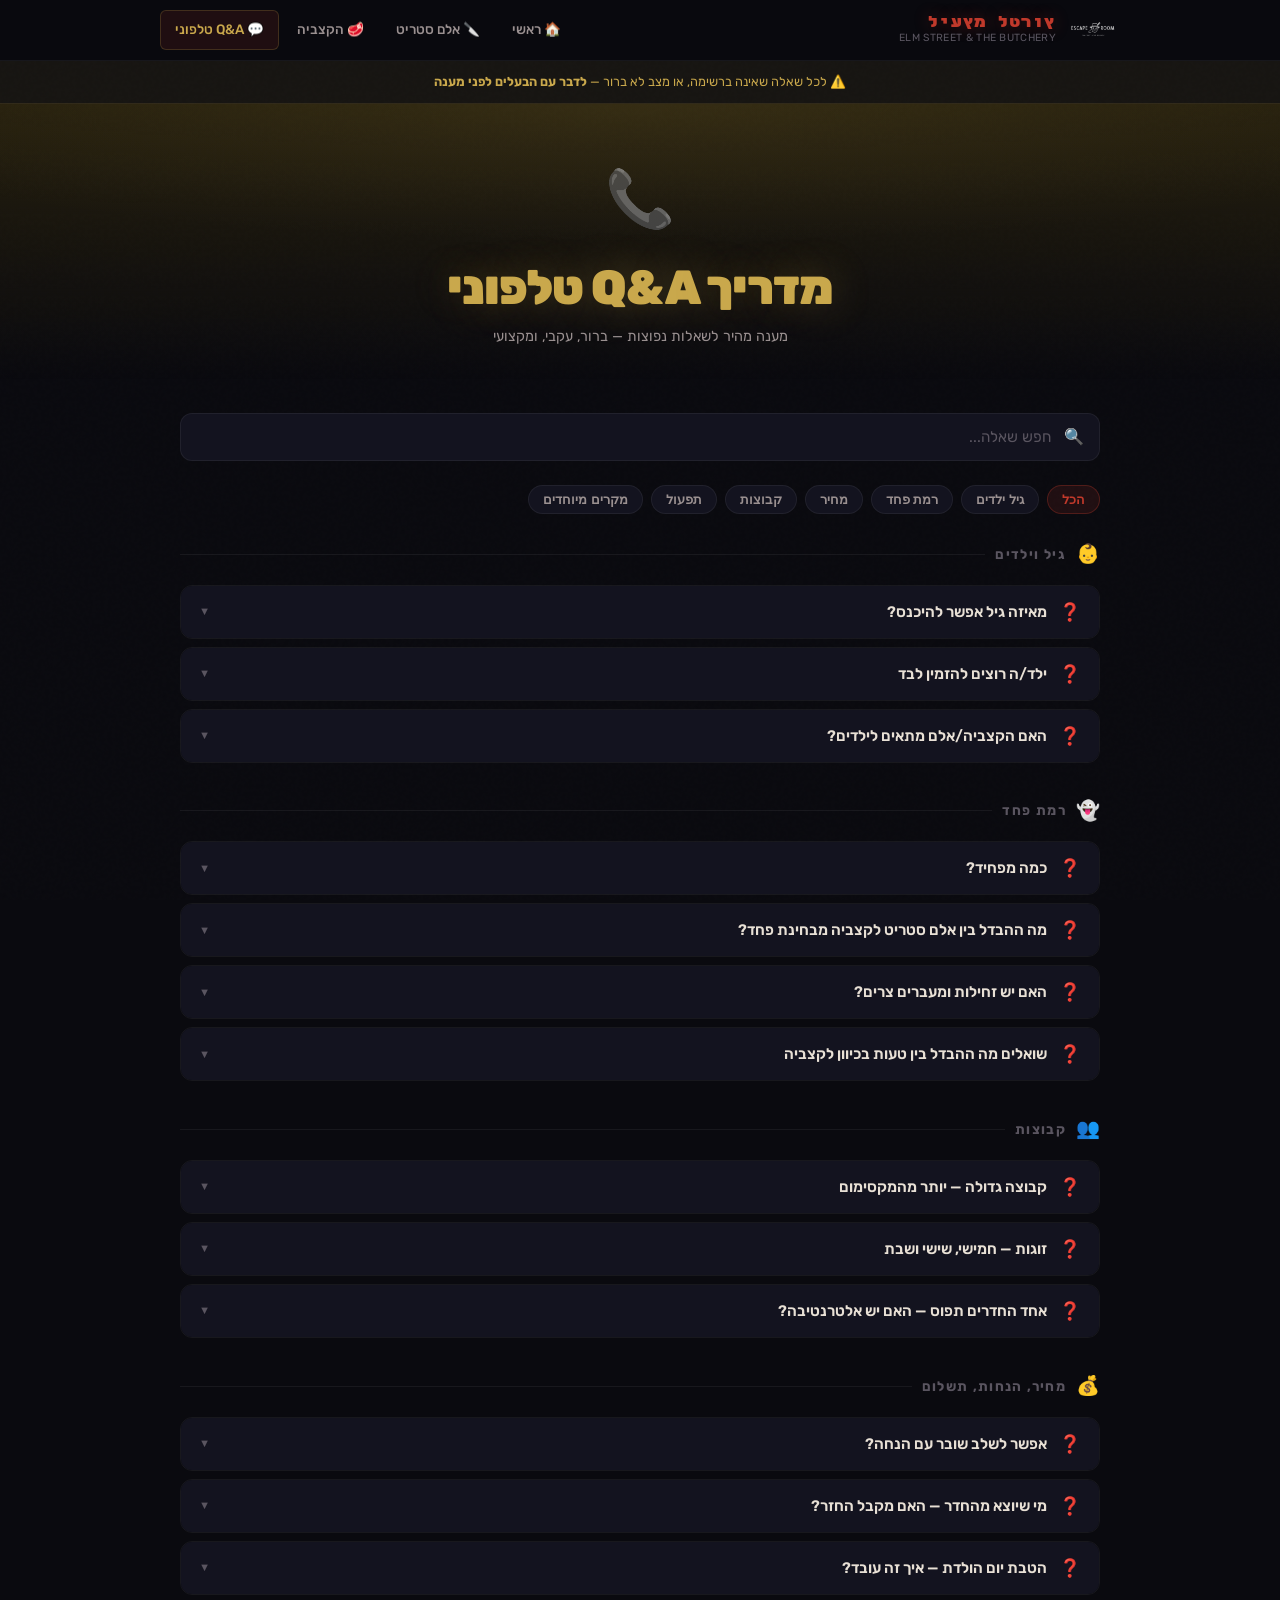
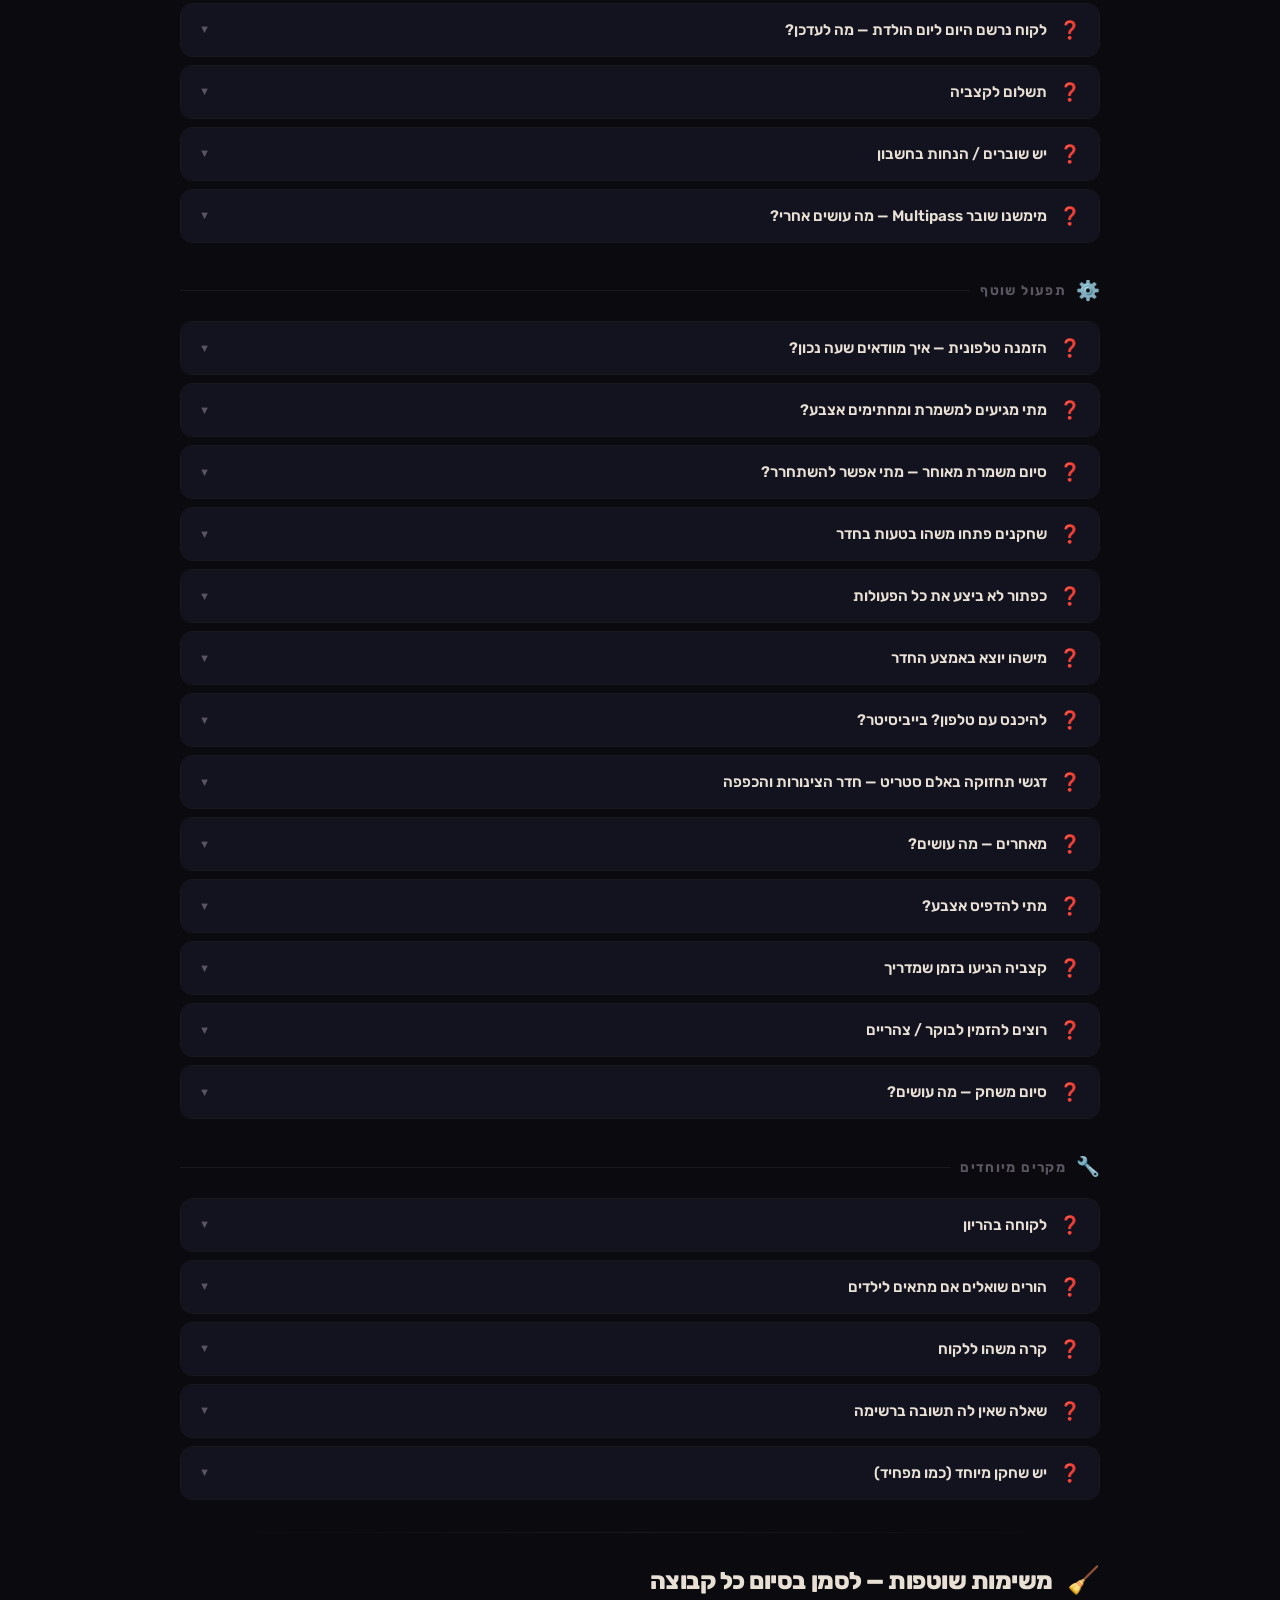
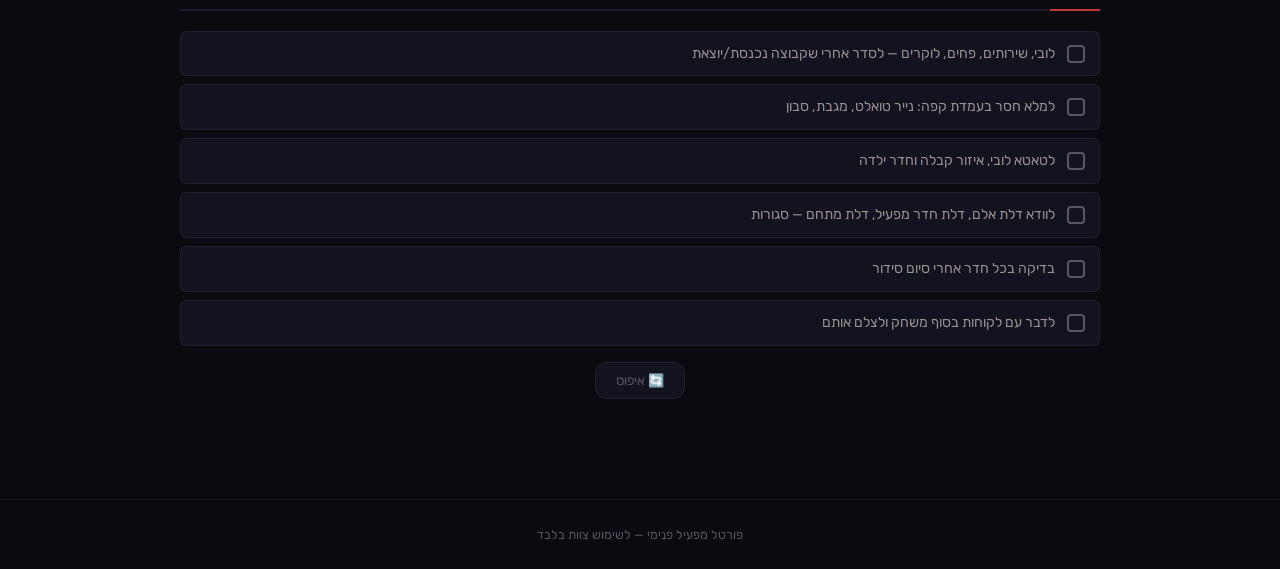
<file: qa.html>
<!DOCTYPE html>
<html lang="he" dir="rtl">
<head>
  <meta charset="UTF-8">
  <meta name="viewport" content="width=device-width, initial-scale=1.0">
  <title>Q&A טלפוני | מדריך מפעיל</title>
  <link rel="stylesheet" href="css/style.css">
  <style>
    .qa-header {
      background: linear-gradient(180deg, rgba(100,80,10,0.3) 0%, transparent 100%);
      padding: 48px 20px 32px;
      text-align: center;
      position: relative;
      overflow: hidden;
    }
    .qa-header::before {
      content: '';
      position: absolute;
      inset: 0;
      background: radial-gradient(ellipse 70% 50% at 50% 0%, rgba(201,168,76,0.1), transparent);
    }
    .qa-header__icon { font-size: 3.5rem; display: block; margin-bottom: 12px; }
    .qa-header__title {
      font-size: clamp(1.8rem, 5vw, 3rem);
      font-weight: 900;
      color: var(--gold);
      text-shadow: 0 0 40px var(--gold-glow);
      margin-bottom: 8px;
    }
    .qa-header__sub { font-size: 0.9rem; color: var(--text-secondary); }

    .category-header {
      display: flex;
      align-items: center;
      gap: 10px;
      margin-bottom: 14px;
      margin-top: 8px;
    }
    .category-header__icon { font-size: 1.2rem; }
    .category-header__title {
      font-size: 0.85rem;
      font-weight: 700;
      letter-spacing: 0.1em;
      text-transform: uppercase;
      color: var(--text-muted);
    }
    .category-header__line {
      flex: 1;
      height: 1px;
      background: var(--border-dark);
    }

    .qa-category { margin-bottom: 32px; }

    .call-script {
      background: linear-gradient(135deg, rgba(201,168,76,0.06), var(--bg-card));
      border: 1px solid rgba(201,168,76,0.2);
      border-radius: var(--radius-md);
      padding: 16px 18px;
      font-size: 0.88rem;
      line-height: 1.75;
      color: var(--text-secondary);
    }
    .call-script .say {
      color: var(--gold);
      font-weight: 600;
    }
    .call-script .do {
      color: var(--text-primary);
      font-style: italic;
    }

    .escalate-box {
      background: rgba(192,57,43,0.08);
      border: 1px solid var(--border-red);
      border-right: 4px solid var(--red-vivid);
      border-radius: var(--radius-md);
      padding: 12px 16px;
      font-size: 0.85rem;
      color: #e08070;
      display: flex;
      gap: 10px;
      align-items: flex-start;
      margin-top: 10px;
    }

    .top-bar {
      background: rgba(201,168,76,0.07);
      border-bottom: 1px solid rgba(201,168,76,0.15);
      padding: 10px 20px;
      text-align: center;
      font-size: 0.8rem;
      color: var(--gold);
      position: relative;
      z-index: 1;
    }
  </style>
</head>
<body>

<div class="scroll-progress"></div>

<header class="site-header">
  <div class="header-inner">
    <a href="index.html" class="site-logo">
      <img src="logo.png" alt="Escape Room" class="site-logo__img">
      <div class="site-logo__text">
        <span class="site-logo__name">פורטל מפעיל</span>
        <span class="site-logo__sub">ELM STREET &amp; THE BUTCHERY</span>
      </div>
    </a>
    <button class="nav-toggle" aria-label="תפריט">
      <svg width="22" height="22" fill="none" stroke="currentColor" stroke-width="2">
        <line x1="3" y1="6" x2="19" y2="6"/>
        <line x1="3" y1="12" x2="19" y2="12"/>
        <line x1="3" y1="18" x2="19" y2="18"/>
      </svg>
    </button>
    <nav class="site-nav">
      <a href="index.html" class="nav-link">🏠 ראשי</a>
      <a href="elm-street.html" class="nav-link">🔪 אלם סטריט</a>
      <a href="hakatzia.html" class="nav-link">🥩 הקצביה</a>
      <a href="qa.html" class="nav-link active nav-link--qa">💬 Q&A טלפוני</a>
    </nav>
  </div>
</header>

<div class="top-bar">
  ⚠️ לכל שאלה שאינה ברשימה, או מצב לא ברור — <strong>לדבר עם הבעלים לפני מענה</strong>
</div>

<div class="qa-header">
  <span class="qa-header__icon">📞</span>
  <h1 class="qa-header__title">מדריך Q&A טלפוני</h1>
  <p class="qa-header__sub">מענה מהיר לשאלות נפוצות — ברור, עקבי, ומקצועי</p>
</div>

<main class="container" style="padding-top: 32px; padding-bottom: 60px;">

  <!-- SEARCH -->
  <div class="search-box animate-in">
    <span class="search-icon">🔍</span>
    <input class="search-input" type="text" placeholder="חפש שאלה...">
  </div>

  <!-- FILTER TABS -->
  <div class="filter-tabs animate-in">
    <button class="filter-tab active" data-filter="all">הכל</button>
    <button class="filter-tab" data-filter="age">גיל ילדים</button>
    <button class="filter-tab" data-filter="scary">רמת פחד</button>
    <button class="filter-tab" data-filter="pricing">מחיר</button>
    <button class="filter-tab" data-filter="groups">קבוצות</button>
    <button class="filter-tab" data-filter="ops">תפעול</button>
    <button class="filter-tab" data-filter="special">מקרים מיוחדים</button>
  </div>

  <!-- ══════════════════════════════ -->
  <!-- CATEGORY: גיל וילדים          -->
  <!-- ══════════════════════════════ -->
  <div class="qa-category animate-stagger" data-category="age">
    <div class="category-header">
      <span class="category-header__icon">👶</span>
      <span class="category-header__title">גיל וילדים</span>
      <div class="category-header__line"></div>
    </div>
    <div class="qa-list">

      <div class="qa-item">
        <button class="qa-question">
          <span class="q-icon">❓</span>
          <span>מאיזה גיל אפשר להיכנס?</span>
          <span class="q-arrow">▼</span>
        </button>
        <div class="qa-answer">
          <div class="qa-answer-inner">
            לשאול תחילה: <strong>"בני כמה הילדים?"</strong><br><br>
            אם מעל 10 — <strong>לומר שיכולים להיכנס</strong>. לא לציין גיל מינימום מוגדר כי אז זה ייראה להם לא מפחיד בכלל.
          </div>
        </div>
      </div>

      <div class="qa-item">
        <button class="qa-question">
          <span class="q-icon">❓</span>
          <span>ילד/ה רוצים להזמין לבד</span>
          <span class="q-arrow">▼</span>
        </button>
        <div class="qa-answer">
          <div class="qa-answer-inner">
            לבקש לדבר עם אחד ההורים ולהסביר על <strong>התפאורה והפחד</strong>.<br><br>
            <strong>אשראי — לקחת רק מההורים.</strong> אם שמו אשראי באתר — לבקש אישור מהורה שיודע על <strong>דמי הביטול</strong>.
          </div>
        </div>
      </div>

      <div class="qa-item">
        <button class="qa-question">
          <span class="q-icon">❓</span>
          <span>האם הקצביה/אלם מתאים לילדים?</span>
          <span class="q-arrow">▼</span>
        </button>
        <div class="qa-answer">
          <div class="qa-answer-inner">
            לומר ש<strong>שיחקו אצלנו הרבה ילדים</strong>, אבל זה תלוי ברגישות של כל אחד. אם הילד מודע ורוצה מפחיד — מהניסיון שלנו לא הייתה בעיה.
          </div>
        </div>
      </div>

    </div>
  </div>

  <!-- ══════════════════════════════ -->
  <!-- CATEGORY: רמת פחד              -->
  <!-- ══════════════════════════════ -->
  <div class="qa-category animate-stagger" data-category="scary">
    <div class="category-header">
      <span class="category-header__icon">👻</span>
      <span class="category-header__title">רמת פחד</span>
      <div class="category-header__line"></div>
    </div>
    <div class="qa-list">

      <div class="qa-item">
        <button class="qa-question">
          <span class="q-icon">❓</span>
          <span>כמה מפחיד?</span>
          <span class="q-arrow">▼</span>
        </button>
        <div class="qa-answer">
          <div class="qa-answer-inner">
            יש רמות פחד — <strong>הם יכולים להחליט במקום</strong>. לא להגיד מראש מה יקרה.
          </div>
        </div>
      </div>

      <div class="qa-item">
        <button class="qa-question">
          <span class="q-icon">❓</span>
          <span>מה ההבדל בין אלם סטריט לקצביה מבחינת פחד?</span>
          <span class="q-arrow">▼</span>
        </button>
        <div class="qa-answer">
          <div class="qa-answer-inner">
            <strong>קצביה</strong> — קריפי ומציאותי מבחינת תפאורה וסיפור.<br>
            <strong>אלם סטריט</strong> — אם רוצים ממש מפחיד, זה אלם.
          </div>
        </div>
      </div>

      <div class="qa-item">
        <button class="qa-question">
          <span class="q-icon">❓</span>
          <span>האם יש זחילות ומעברים צרים?</span>
          <span class="q-arrow">▼</span>
        </button>
        <div class="qa-answer">
          <div class="qa-answer-inner">
            <strong>אלם סטריט</strong> — זחילה ממש קטנה.<br>
            <strong>קצביה</strong> — יש זחילה בסוף, אבל <strong>אפשר לדלג עליה</strong>.
          </div>
        </div>
      </div>

      <div class="qa-item">
        <button class="qa-question">
          <span class="q-icon">❓</span>
          <span>שואלים מה ההבדל בין טעות בכיוון לקצביה</span>
          <span class="q-arrow">▼</span>
        </button>
        <div class="qa-answer">
          <div class="qa-answer-inner">
            לכתוב <strong>הערות</strong> שלא שיחקו ולשאול תמיד. <strong>תפאורה וחידות זה אותו חדר</strong>.
          </div>
        </div>
      </div>

    </div>
  </div>

  <!-- ══════════════════════════════ -->
  <!-- CATEGORY: קבוצות              -->
  <!-- ══════════════════════════════ -->
  <div class="qa-category animate-stagger" data-category="groups">
    <div class="category-header">
      <span class="category-header__icon">👥</span>
      <span class="category-header__title">קבוצות</span>
      <div class="category-header__line"></div>
    </div>
    <div class="qa-list">

      <div class="qa-item">
        <button class="qa-question">
          <span class="q-icon">❓</span>
          <span>קבוצה גדולה — יותר מהמקסימום</span>
          <span class="q-arrow">▼</span>
        </button>
        <div class="qa-answer">
          <div class="qa-answer-inner">
            <strong>אלם סטריט:</strong> ממליצים עד 10, אבל שיחקו אצלנו יותר ונהנו.<br>
            <strong>קצביה:</strong> ממליצים עד 8, אבל שיחקו אצלנו יותר ונהנו.
          </div>
        </div>
      </div>

      <div class="qa-item">
        <button class="qa-question">
          <span class="q-icon">❓</span>
          <span>זוגות — חמישי, שישי ושבת</span>
          <span class="q-arrow">▼</span>
        </button>
        <div class="qa-answer">
          <div class="qa-answer-inner">
            החל מ<strong>חמישי 18:00, שישי ושבת</strong>: החדר מוגבל ל-3 משתתפים, או לזוג <strong>במחיר של שלושה = 420 ₪</strong>.<br><br>
            אם לא רוצים — להגיד להם להתקשר שעה לפני המשחק. אם לא יתפס — לאשר מחיר רגיל לזוג ללא הנחות נוספות.
            <div class="escalate-box">
              <span>⚠️</span>
              <div>אם זוג לא רוצה לשלם מחיר של שלושה בסופ"ש — <strong>לדבר עם הבעלים</strong>.</div>
            </div>
          </div>
        </div>
      </div>

      <div class="qa-item">
        <button class="qa-question">
          <span class="q-icon">❓</span>
          <span>אחד החדרים תפוס — האם יש אלטרנטיבה?</span>
          <span class="q-arrow">▼</span>
        </button>
        <div class="qa-answer">
          <div class="qa-answer-inner">
            אם <strong>אלם סטריט תפוס</strong> — להציע קצביה.<br>
            אם <strong>קצביה תפוסה</strong> — להציע אלם.
          </div>
        </div>
      </div>

    </div>
  </div>

  <!-- ══════════════════════════════ -->
  <!-- CATEGORY: מחיר והנחות         -->
  <!-- ══════════════════════════════ -->
  <div class="qa-category animate-stagger" data-category="pricing" id="pricing">
    <div class="category-header">
      <span class="category-header__icon">💰</span>
      <span class="category-header__title">מחיר, הנחות, תשלום</span>
      <div class="category-header__line"></div>
    </div>
    <div class="qa-list">

      <div class="qa-item">
        <button class="qa-question">
          <span class="q-icon">❓</span>
          <span>אפשר לשלב שובר עם הנחה?</span>
          <span class="q-arrow">▼</span>
        </button>
        <div class="qa-answer">
          <div class="qa-answer-inner">
            <strong>אין כפל הנחות ומבצעים.</strong> אי אפשר לממש שוברים עם הנחה אחרת.
          </div>
        </div>
      </div>

      <div class="qa-item">
        <button class="qa-question">
          <span class="q-icon">❓</span>
          <span>מי שיוצא מהחדר — האם מקבל החזר?</span>
          <span class="q-arrow">▼</span>
        </button>
        <div class="qa-answer">
          <div class="qa-answer-inner">
            <strong>אין החזר</strong> למי שיוצא מהחדר.
            <div class="escalate-box">
              <span>⚠️</span>
              <div>אם זה קורה — <strong>לדבר עם הבעלים באותו רגע</strong>.</div>
            </div>
          </div>
        </div>
      </div>

      <div class="qa-item">
        <button class="qa-question">
          <span class="q-icon">❓</span>
          <span>הטבת יום הולדת — איך זה עובד?</span>
          <span class="q-arrow">▼</span>
        </button>
        <div class="qa-answer">
          <div class="qa-answer-inner">
            <strong>הטבת יום הולדת ניתנת פעם אחת בלבד לכל קבוצה</strong> — גם אם יש כמה חוגגים.<br>
            החוגג מקבל <strong>50 ₪ הנחה</strong>, וכל שאר חברי הקבוצה מקבלים <strong>15 ₪ הנחה</strong> בלבד.<br><br>
            <strong>אין כפל מבצעים/שוברים.</strong><br>
            החוגג שמקבל 50 ₪ <strong>לא זכאי גם להנחת חייל</strong>.<br>
            הנחת חייל רלוונטית רק למי שמקבל 15 ₪.
          </div>
        </div>
      </div>

      <div class="qa-item">
        <button class="qa-question">
          <span class="q-icon">❓</span>
          <span>לקוח נרשם היום ליום הולדת — מה לעדכן?</span>
          <span class="q-arrow">▼</span>
        </button>
        <div class="qa-answer">
          <div class="qa-answer-inner">
            הטבת יום הולדת מתעדכנת במערכת עד <strong>24 שעות מרגע ההרשמה באתר</strong>.<br>
            אם לקוח נרשם באותו יום של יום ההולדת — ייתכן שההטבה לא תתעדכן בזמן.<br>
            במקרה כזה, <strong>לעדכן מראש</strong> שיקבל כרגע <strong>15 ₪ הנחה בלבד</strong>.
          </div>
        </div>
      </div>

      <div class="qa-item">
        <button class="qa-question">
          <span class="q-icon">❓</span>
          <span>תשלום לקצביה</span>
          <span class="q-arrow">▼</span>
        </button>
        <div class="qa-answer">
          <div class="qa-answer-inner">
            כשלוקחים תשלום לקצביה — <strong>להחזיק דלת שלא יראו את המסך של אלם</strong>.
          </div>
        </div>
      </div>

      <div class="qa-item">
        <button class="qa-question">
          <span class="q-icon">❓</span>
          <span>יש שוברים / הנחות בחשבון</span>
          <span class="q-arrow">▼</span>
        </button>
        <div class="qa-answer">
          <div class="qa-answer-inner">
            <div class="escalate-box">
              <span>⚠️</span>
              <div><strong>לדבר עם הבעלים</strong> עד שתלמד לגמרי.</div>
            </div>
          </div>
        </div>
      </div>

      <div class="qa-item">
        <button class="qa-question">
          <span class="q-icon">❓</span>
          <span>מימשנו שובר Multipass — מה עושים אחרי?</span>
          <span class="q-arrow">▼</span>
        </button>
        <div class="qa-answer">
          <div class="qa-answer-inner">
            אחרי מימוש שובר <strong>חובה לשלוח למנהל את קודי השוברים</strong>.
          </div>
        </div>
      </div>

    </div>
  </div>

  <!-- ══════════════════════════════ -->
  <!-- CATEGORY: תפעול                -->
  <!-- ══════════════════════════════ -->
  <div class="qa-category animate-stagger" data-category="ops">
    <div class="category-header">
      <span class="category-header__icon">⚙️</span>
      <span class="category-header__title">תפעול שוטף</span>
      <div class="category-header__line"></div>
    </div>
    <div class="qa-list">

      <div class="qa-item">
        <button class="qa-question">
          <span class="q-icon">❓</span>
          <span>הזמנה טלפונית — איך מוודאים שעה נכון?</span>
          <span class="q-arrow">▼</span>
        </button>
        <div class="qa-answer">
          <div class="qa-answer-inner">
            <strong>חובה לוודא עם הלקוח שעה בפורמט ברור</strong> — בוקר/ערב + שעה מדויקת.<br>
            לדוגמה: <strong>11:00 בבוקר</strong> או <strong>23:00 בערב</strong>.<br>
            <strong>לא מניחים אוטומטית שמדובר בערב</strong> — היו טעויות בנושא הזה.
          </div>
        </div>
      </div>

      <div class="qa-item">
        <button class="qa-question">
          <span class="q-icon">❓</span>
          <span>מתי מגיעים למשמרת ומחתימים אצבע?</span>
          <span class="q-arrow">▼</span>
        </button>
        <div class="qa-answer">
          <div class="qa-answer-inner">
            להגיע <strong>20 דקות לפני תחילת המשמרת</strong> ולבצע <strong>החתמת אצבע בכניסה</strong>.<br>
            שעות הגעה קבועות:<br>
            <strong>אלם סטריט — 18:10</strong><br>
            <strong>הקצביה — 18:40</strong>
          </div>
        </div>
      </div>

      <div class="qa-item">
        <button class="qa-question">
          <span class="q-icon">❓</span>
          <span>סיום משמרת מאוחר — מתי אפשר להשתחרר?</span>
          <span class="q-arrow">▼</span>
        </button>
        <div class="qa-answer">
          <div class="qa-answer-inner">
            אם אין הזמנה ל-23:00 או 23:30 — <strong>מתייעצים עם המנהל לגבי שחרור</strong>.<br>
            אם יש משחק ב-23:00/23:30 ואין הזמנה ל-00:30/01:00 — <strong>לא צריך להישאר עד 02:00</strong>.<br>
            אם השעה 00:30–01:00 ואין הזמנה — <strong>אפשר לסיים משמרת</strong>.<br>
            אם נכנסה הזמנה לחדר השני ויש עובד — הוא מטפל במשחקים המאוחרים (02:00/02:30).
          </div>
        </div>
      </div>

      <div class="qa-item">
        <button class="qa-question">
          <span class="q-icon">❓</span>
          <span>שחקנים פתחו משהו בטעות בחדר</span>
          <span class="q-arrow">▼</span>
        </button>
        <div class="qa-answer">
          <div class="qa-answer-inner">
            להגיד לסגור / לא לגעת, ושכשיגיעו לחידה — נגיד להם.
          </div>
        </div>
      </div>

      <div class="qa-item">
        <button class="qa-question">
          <span class="q-icon">❓</span>
          <span>כפתור לא ביצע את כל הפעולות</span>
          <span class="q-arrow">▼</span>
        </button>
        <div class="qa-answer">
          <div class="qa-answer-inner">
            <strong>לבצע ידנית</strong> את הפעולות שהיה צריך לעשות.
          </div>
        </div>
      </div>

      <div class="qa-item">
        <button class="qa-question">
          <span class="q-icon">❓</span>
          <span>מישהו יוצא באמצע החדר</span>
          <span class="q-arrow">▼</span>
        </button>
        <div class="qa-answer">
          <div class="qa-answer-inner">
            לנסות להחזיר. אם לא — לשבת איתו ליד המצלמות.<br>
            אם הולכים להבהיל — <strong>להגיד לו לחכות בחוץ ולסגור דלת</strong>. אחרי ההפחדה — להכניס אותו לראות בחזרה.
          </div>
        </div>
      </div>

      <div class="qa-item">
        <button class="qa-question">
          <span class="q-icon">❓</span>
          <span>להיכנס עם טלפון? בייביסיטר?</span>
          <span class="q-arrow">▼</span>
        </button>
        <div class="qa-answer">
          <div class="qa-answer-inner">
            <strong>להיכנס בלי טלפון.</strong><br>
            אם יש בייביסיטר — <strong>להשאיר אצלנו</strong>.
          </div>
        </div>
      </div>

      <div class="qa-item">
        <button class="qa-question">
          <span class="q-icon">❓</span>
          <span>דגשי תחזוקה באלם סטריט — חדר הצינורות והכפפה</span>
          <span class="q-arrow">▼</span>
        </button>
        <div class="qa-answer">
          <div class="qa-answer-inner">
            חדר הצינורות באלם סטריט <strong>נצבע מחדש</strong>.<br>
            חל איסור מוחלט לגרור את הכפפה — <strong>לא על הקירות ולא על הצינורות</strong>.<br>
            להקפיד על זה כדי למנוע נזק חוזר.
          </div>
        </div>
      </div>

      <div class="qa-item">
        <button class="qa-question">
          <span class="q-icon">❓</span>
          <span>מאחרים — מה עושים?</span>
          <span class="q-arrow">▼</span>
        </button>
        <div class="qa-answer">
          <div class="qa-answer-inner">
            להגיד עד איזו שעה יש להם להיות בחדר (<strong>10 דקות לפני המשחק הבא</strong>). לנסות לאחר קצת את הקבוצה הבאה.
          </div>
        </div>
      </div>

      <div class="qa-item">
        <button class="qa-question">
          <span class="q-icon">❓</span>
          <span>מתי להדפיס אצבע?</span>
          <span class="q-arrow">▼</span>
        </button>
        <div class="qa-answer">
          <div class="qa-answer-inner">
            <strong>20 דקות לפני משמרת</strong>.
          </div>
        </div>
      </div>

      <div class="qa-item">
        <button class="qa-question">
          <span class="q-icon">❓</span>
          <span>קצביה הגיעו בזמן שמדריך</span>
          <span class="q-arrow">▼</span>
        </button>
        <div class="qa-answer">
          <div class="qa-answer-inner">
            להגיד להם <strong>דקה לחכות מחוץ לדלת</strong> — ושכבר נכניס אותם.
          </div>
        </div>
      </div>

      <div class="qa-item">
        <button class="qa-question">
          <span class="q-icon">❓</span>
          <span>רוצים להזמין לבוקר / צהריים</span>
          <span class="q-arrow">▼</span>
        </button>
        <div class="qa-answer">
          <div class="qa-answer-inner">
            <div class="escalate-box">
              <span>⚠️</span>
              <div><strong>לדבר עם הבעלים</strong> — או להגיד שנעדכן שבוע לפני.</div>
            </div>
          </div>
        </div>
      </div>

      <div class="qa-item">
        <button class="qa-question">
          <span class="q-icon">❓</span>
          <span>סיום משחק — מה עושים?</span>
          <span class="q-arrow">▼</span>
        </button>
        <div class="qa-answer">
          <div class="qa-answer-inner">
            <strong>לדבר איתם איך היה</strong> ולצלם אותם.<br>
            אחרי שנכנסו לחדר — ללכת מהר לחדר מפעיל לוודא שלא קרה כלום, ואז לסדר לובי ושאר המתחם.
          </div>
        </div>
      </div>

    </div>
  </div>

  <!-- ══════════════════════════════ -->
  <!-- CATEGORY: מקרים מיוחדים       -->
  <!-- ══════════════════════════════ -->
  <div class="qa-category animate-stagger" data-category="special">
    <div class="category-header">
      <span class="category-header__icon">🔧</span>
      <span class="category-header__title">מקרים מיוחדים</span>
      <div class="category-header__line"></div>
    </div>
    <div class="qa-list">

      <div class="qa-item">
        <button class="qa-question">
          <span class="q-icon">❓</span>
          <span>לקוחה בהריון</span>
          <span class="q-arrow">▼</span>
        </button>
        <div class="qa-answer">
          <div class="qa-answer-inner">
            לומר ששיחקו אצלנו נשים בהריון, אבל <strong>כל אחת והרגישות שלה</strong>. יש התכופפויות כמו בכל חדר בריחה אחר.
          </div>
        </div>
      </div>

      <div class="qa-item">
        <button class="qa-question">
          <span class="q-icon">❓</span>
          <span>הורים שואלים אם מתאים לילדים</span>
          <span class="q-arrow">▼</span>
        </button>
        <div class="qa-answer">
          <div class="qa-answer-inner">
            לומר ששיחקו אצלנו הרבה ילדים, אבל <strong>תלוי ברגישות של כל אחד</strong>. אם הילד מודע ורוצה מפחיד — מהניסיון שלנו לא הייתה בעיה.
          </div>
        </div>
      </div>

      <div class="qa-item">
        <button class="qa-question">
          <span class="q-icon">❓</span>
          <span>קרה משהו ללקוח</span>
          <span class="q-arrow">▼</span>
        </button>
        <div class="qa-answer">
          <div class="qa-answer-inner">
            <strong>תמיד להיות בסדר</strong> ולדבר עם הבעלים.
          </div>
        </div>
      </div>

      <div class="qa-item">
        <button class="qa-question">
          <span class="q-icon">❓</span>
          <span>שאלה שאין לה תשובה ברשימה</span>
          <span class="q-arrow">▼</span>
        </button>
        <div class="qa-answer">
          <div class="qa-answer-inner">
            להגיד ש<strong>תחזור אליהם</strong> ולשאול את הבעלים לפני מענה.
          </div>
        </div>
      </div>

      <div class="qa-item">
        <button class="qa-question">
          <span class="q-icon">❓</span>
          <span>יש שחקן מיוחד (כמו מפחיד)</span>
          <span class="q-arrow">▼</span>
        </button>
        <div class="qa-answer">
          <div class="qa-answer-inner">
            לכתוב <strong>הערות</strong> בהזמנה.
          </div>
        </div>
      </div>

    </div>
  </div>

  <!-- CHECKLIST SECTION -->
  <div class="divider"></div>
  <div class="section animate-in">
    <h2 class="section-title"><span class="icon">🧹</span> משימות שוטפות — לסמן בסיום כל קבוצה</h2>
    <div class="checklist animate-stagger">
      <div class="check-item" data-key="ops_1"><span class="check-box"></span>לובי, שירותים, פחים, לוקרים — לסדר אחרי שקבוצה נכנסת/יוצאת</div>
      <div class="check-item" data-key="ops_2"><span class="check-box"></span>למלא חסר בעמדת קפה: נייר טואלט, מגבת, סבון</div>
      <div class="check-item" data-key="ops_3"><span class="check-box"></span>לטאטא לובי, איזור קבלה וחדר ילדה</div>
      <div class="check-item" data-key="ops_4"><span class="check-box"></span>לוודא דלת אלם, דלת חדר מפעיל, דלת מתחם — סגורות</div>
      <div class="check-item" data-key="ops_5"><span class="check-box"></span>בדיקה בכל חדר אחרי סיום סידור</div>
      <div class="check-item" data-key="ops_6"><span class="check-box"></span>לדבר עם לקוחות בסוף משחק ולצלם אותם</div>
    </div>
    <div style="margin-top: 16px; text-align: center;">
      <button class="checklist-reset" style="background: var(--bg-card); border: 1px solid var(--border-dark); color: var(--text-muted); padding: 10px 20px; border-radius: var(--radius-md); cursor: pointer; font-family: var(--font-body); font-size: 0.82rem; transition: var(--transition);">
        🔄 איפוס
      </button>
    </div>
  </div>

</main>

<footer style="text-align:center; padding: 24px; color: var(--text-muted); font-size: 0.78rem; border-top: 1px solid var(--border-dark); position:relative; z-index:1;">
  פורטל מפעיל פנימי — לשימוש צוות בלבד
</footer>

<script src="js/main.js"></script>
</body>
</html>
</file>
<file: css/style.css>
/* ============================================
   ESCAPE ROOM - OPERATOR SITE
   Dark Horror Theme | RTL Hebrew
   ============================================ */

@import url('https://fonts.googleapis.com/css2?family=Rubik:wght@300;400;500;600;700;900&family=Rubik+Mono+One&display=swap');

/* ── VARIABLES ── */
:root {
  --bg-primary: #0a0a0f;
  --bg-secondary: #0f0f1a;
  --bg-card: #13131f;
  --bg-card-hover: #1a1a2e;

  --red-vivid: #c0392b;
  --red-dark: #7b1c13;
  --red-glow: rgba(192, 57, 43, 0.4);
  --red-subtle: rgba(192, 57, 43, 0.12);

  --gold: #c9a84c;
  --gold-dark: #8a6d1e;
  --gold-glow: rgba(201, 168, 76, 0.3);

  --text-primary: #e8e0d5;
  --text-secondary: #9a9090;
  --text-muted: #5a5560;

  --border-dark: rgba(255,255,255,0.06);
  --border-red: rgba(192, 57, 43, 0.3);

  --font-body: 'Rubik', 'Arial Hebrew', sans-serif;
  --font-mono: 'Rubik Mono One', monospace;

  --radius-sm: 6px;
  --radius-md: 12px;
  --radius-lg: 20px;

  --shadow-card: 0 4px 24px rgba(0,0,0,0.5);
  --shadow-red: 0 0 30px rgba(192, 57, 43, 0.25);
  --shadow-gold: 0 0 20px rgba(201, 168, 76, 0.2);

  --transition: 0.25s cubic-bezier(0.4, 0, 0.2, 1);
}

/* ── RESET ── */
*, *::before, *::after { box-sizing: border-box; margin: 0; padding: 0; }

html {
  direction: rtl;
  scroll-behavior: smooth;
}

body {
  font-family: var(--font-body);
  background: var(--bg-primary);
  color: var(--text-primary);
  line-height: 1.7;
  min-height: 100vh;
  overflow-x: hidden;
}

/* Noise texture overlay */
body::before {
  content: '';
  position: fixed;
  inset: 0;
  background-image: url("data:image/svg+xml,%3Csvg viewBox='0 0 256 256' xmlns='http://www.w3.org/2000/svg'%3E%3Cfilter id='noise'%3E%3CfeTurbulence type='fractalNoise' baseFrequency='0.9' numOctaves='4' stitchTiles='stitch'/%3E%3C/filter%3E%3Crect width='100%25' height='100%25' filter='url(%23noise)' opacity='0.03'/%3E%3C/svg%3E");
  pointer-events: none;
  z-index: 0;
  opacity: 0.4;
}

/* ── TYPOGRAPHY ── */
h1, h2, h3, h4 {
  font-family: var(--font-body);
  font-weight: 900;
  line-height: 1.2;
  letter-spacing: -0.02em;
}

a {
  color: inherit;
  text-decoration: none;
}

/* ── SCROLLBAR ── */
::-webkit-scrollbar { width: 5px; }
::-webkit-scrollbar-track { background: var(--bg-secondary); }
::-webkit-scrollbar-thumb { background: var(--red-dark); border-radius: 10px; }

/* ── LAYOUT ── */
.container {
  max-width: 960px;
  margin: 0 auto;
  padding: 0 20px;
  position: relative;
  z-index: 1;
}

.container--wide {
  max-width: 1200px;
}

/* ── SITE HEADER ── */
.site-header {
  background: rgba(10, 10, 15, 0.95);
  backdrop-filter: blur(12px);
  border-bottom: 1px solid var(--border-dark);
  position: sticky;
  top: 0;
  z-index: 100;
  padding: 0 20px;
}

.header-inner {
  max-width: 960px;
  margin: 0 auto;
  display: flex;
  align-items: center;
  justify-content: space-between;
  height: 60px;
  gap: 20px;
}

.site-logo {
  display: flex;
  align-items: center;
  gap: 10px;
  white-space: nowrap;
  flex-shrink: 0;
  text-decoration: none;
}

.site-logo__img {
  height: 36px;
  width: auto;
  filter: brightness(0) invert(1) opacity(0.7);
  transition: var(--transition);
}

.site-logo:hover .site-logo__img {
  filter: brightness(0) invert(1) opacity(1);
}

.site-logo__text {
  display: flex;
  flex-direction: column;
  line-height: 1.2;
}

.site-logo__name {
  font-family: var(--font-mono);
  font-size: 0.82rem;
  color: var(--red-vivid);
  text-shadow: 0 0 16px var(--red-glow);
  letter-spacing: 0.05em;
}

.site-logo__sub {
  font-size: 0.65rem;
  color: var(--text-muted);
  font-weight: 400;
  letter-spacing: 0.03em;
}

/* ── NAV ── */
.site-nav {
  display: flex;
  gap: 4px;
  align-items: center;
}

.nav-link {
  padding: 7px 14px;
  border-radius: var(--radius-sm);
  font-size: 0.85rem;
  font-weight: 500;
  color: var(--text-secondary);
  transition: var(--transition);
  white-space: nowrap;
}

.nav-link:hover {
  color: var(--text-primary);
  background: var(--bg-card);
}

.nav-link.active {
  color: var(--red-vivid);
  background: var(--red-subtle);
}

.nav-link.nav-link--qa {
  color: var(--gold);
  border: 1px solid rgba(201, 168, 76, 0.2);
}

.nav-link.nav-link--qa:hover {
  background: rgba(201, 168, 76, 0.1);
}

/* Mobile nav toggle */
.nav-toggle {
  display: none;
  background: none;
  border: none;
  cursor: pointer;
  color: var(--text-primary);
  padding: 8px;
}

/* ── PAGE HERO ── */
.page-hero {
  padding: 60px 20px 40px;
  text-align: center;
  position: relative;
  z-index: 1;
}

.page-hero__eyebrow {
  font-size: 0.75rem;
  font-weight: 600;
  letter-spacing: 0.15em;
  text-transform: uppercase;
  color: var(--red-vivid);
  margin-bottom: 12px;
  opacity: 0.9;
}

.page-hero__title {
  font-size: clamp(2rem, 6vw, 3.5rem);
  font-weight: 900;
  color: var(--text-primary);
  margin-bottom: 12px;
  text-shadow: 0 2px 20px rgba(0,0,0,0.5);
}

.page-hero__title .accent {
  color: var(--red-vivid);
  text-shadow: 0 0 30px var(--red-glow);
}

.page-hero__subtitle {
  font-size: 1rem;
  color: var(--text-secondary);
  max-width: 500px;
  margin: 0 auto;
}

/* ── CARDS ── */
.card {
  background: var(--bg-card);
  border: 1px solid var(--border-dark);
  border-radius: var(--radius-lg);
  padding: 24px;
  transition: var(--transition);
  position: relative;
  overflow: hidden;
}

.card::before {
  content: '';
  position: absolute;
  inset: 0;
  background: linear-gradient(135deg, rgba(255,255,255,0.02), transparent);
  pointer-events: none;
}

.card:hover {
  border-color: var(--border-red);
  box-shadow: var(--shadow-card);
  transform: translateY(-2px);
}

.card--red {
  border-color: var(--border-red);
  background: linear-gradient(135deg, rgba(192, 57, 43, 0.08), var(--bg-card));
}

.card--gold {
  border-color: rgba(201, 168, 76, 0.25);
  background: linear-gradient(135deg, rgba(201, 168, 76, 0.06), var(--bg-card));
}

/* ── BADGE / PILL ── */
.badge {
  display: inline-flex;
  align-items: center;
  gap: 6px;
  padding: 4px 10px;
  border-radius: 20px;
  font-size: 0.72rem;
  font-weight: 600;
  letter-spacing: 0.05em;
}

.badge--red {
  background: var(--red-subtle);
  color: var(--red-vivid);
  border: 1px solid var(--border-red);
}

.badge--gold {
  background: rgba(201, 168, 76, 0.1);
  color: var(--gold);
  border: 1px solid rgba(201, 168, 76, 0.2);
}

.badge--green {
  background: rgba(39, 174, 96, 0.1);
  color: #27ae60;
  border: 1px solid rgba(39, 174, 96, 0.2);
}

/* ── SECTION HEADING ── */
.section-title {
  font-size: 1.5rem;
  font-weight: 800;
  color: var(--text-primary);
  margin-bottom: 20px;
  padding-bottom: 12px;
  border-bottom: 2px solid var(--bg-card-hover);
  position: relative;
}

.section-title::after {
  content: '';
  position: absolute;
  bottom: -2px;
  right: 0;
  width: 50px;
  height: 2px;
  background: var(--red-vivid);
}

.section-title .icon {
  margin-left: 10px;
  font-size: 1.1em;
}

/* ── STEP / MISSION LIST ── */
.steps {
  display: flex;
  flex-direction: column;
  gap: 14px;
}

.step {
  display: flex;
  gap: 16px;
  align-items: flex-start;
  padding: 16px 18px;
  background: var(--bg-card);
  border: 1px solid var(--border-dark);
  border-radius: var(--radius-md);
  transition: var(--transition);
}

.step:hover {
  border-color: var(--border-red);
  background: var(--bg-card-hover);
}

.step__num {
  flex-shrink: 0;
  width: 32px;
  height: 32px;
  border-radius: 50%;
  background: var(--red-dark);
  color: var(--text-primary);
  font-size: 0.8rem;
  font-weight: 700;
  display: flex;
  align-items: center;
  justify-content: center;
  border: 1px solid var(--border-red);
}

.step__content { flex: 1; }

.step__title {
  font-weight: 700;
  font-size: 0.95rem;
  margin-bottom: 4px;
  color: var(--text-primary);
}

.step__desc {
  font-size: 0.88rem;
  color: var(--text-secondary);
  line-height: 1.6;
}

.step__code {
  display: inline-block;
  background: var(--red-dark);
  color: #fff;
  font-family: monospace;
  font-size: 1.1rem;
  font-weight: 700;
  padding: 2px 10px;
  border-radius: 4px;
  margin-top: 6px;
  letter-spacing: 0.15em;
}

/* ── RULE LIST ── */
.rules {
  display: flex;
  flex-direction: column;
  gap: 10px;
  counter-reset: rule-counter;
}

.rule {
  display: flex;
  gap: 14px;
  padding: 14px 16px;
  background: var(--bg-card);
  border-radius: var(--radius-md);
  border: 1px solid var(--border-dark);
  font-size: 0.9rem;
  color: var(--text-secondary);
  line-height: 1.6;
  transition: var(--transition);
}

.rule:hover {
  color: var(--text-primary);
  border-color: var(--border-red);
}

.rule__icon {
  flex-shrink: 0;
  font-size: 1.1rem;
  margin-top: 1px;
}

/* ── QA ACCORDION ── */
.qa-list {
  display: flex;
  flex-direction: column;
  gap: 8px;
}

.qa-item {
  border: 1px solid var(--border-dark);
  border-radius: var(--radius-md);
  overflow: hidden;
  transition: var(--transition);
}

.qa-item.open {
  border-color: var(--border-red);
  box-shadow: 0 0 20px rgba(192, 57, 43, 0.1);
}

.qa-question {
  width: 100%;
  background: var(--bg-card);
  border: none;
  color: var(--text-primary);
  font-family: var(--font-body);
  font-size: 0.95rem;
  font-weight: 600;
  padding: 16px 18px;
  cursor: pointer;
  text-align: right;
  display: flex;
  align-items: center;
  justify-content: space-between;
  gap: 12px;
  transition: var(--transition);
  direction: rtl;
}

.qa-question:hover {
  background: var(--bg-card-hover);
}

.qa-question .q-icon {
  font-size: 1.1rem;
  flex-shrink: 0;
}

.qa-question .q-arrow {
  flex-shrink: 0;
  font-size: 0.7rem;
  transition: transform 0.3s ease;
  color: var(--text-muted);
  margin-right: auto;
  margin-left: 0;
}

.qa-item.open .q-arrow {
  transform: rotate(180deg);
}

.qa-answer {
  max-height: 0;
  overflow: hidden;
  transition: max-height 0.35s cubic-bezier(0.4, 0, 0.2, 1);
  background: var(--bg-secondary);
}

.qa-answer-inner {
  padding: 16px 18px 18px;
  font-size: 0.9rem;
  color: var(--text-secondary);
  line-height: 1.75;
  border-top: 1px solid var(--border-dark);
}

.qa-answer-inner strong {
  color: var(--red-vivid);
}

.qa-answer-inner .note {
  display: flex;
  gap: 8px;
  margin-top: 10px;
  padding: 10px 14px;
  background: rgba(201, 168, 76, 0.07);
  border-right: 3px solid var(--gold);
  border-radius: 0 4px 4px 0;
  font-size: 0.85rem;
  color: var(--gold);
}

/* ── TIMING INDICATOR ── */
.timing-bar {
  display: flex;
  align-items: center;
  gap: 10px;
  padding: 10px 16px;
  background: rgba(201, 168, 76, 0.07);
  border: 1px solid rgba(201, 168, 76, 0.2);
  border-radius: var(--radius-md);
  font-size: 0.85rem;
  color: var(--gold);
  font-weight: 600;
  margin-bottom: 16px;
}

/* ── CHECKLIST ── */
.checklist {
  display: flex;
  flex-direction: column;
  gap: 8px;
}

.check-item {
  display: flex;
  align-items: center;
  gap: 12px;
  padding: 10px 14px;
  background: var(--bg-card);
  border: 1px solid var(--border-dark);
  border-radius: var(--radius-sm);
  font-size: 0.88rem;
  color: var(--text-secondary);
  cursor: pointer;
  transition: var(--transition);
  user-select: none;
}

.check-item:hover {
  border-color: var(--border-red);
  color: var(--text-primary);
}

.check-item.checked {
  background: rgba(39, 174, 96, 0.08);
  border-color: rgba(39, 174, 96, 0.25);
  color: #4ec97e;
  text-decoration: line-through;
  opacity: 0.7;
}

.check-box {
  width: 18px;
  height: 18px;
  border-radius: 4px;
  border: 2px solid var(--text-muted);
  flex-shrink: 0;
  display: flex;
  align-items: center;
  justify-content: center;
  font-size: 0.65rem;
  transition: var(--transition);
}

.check-item.checked .check-box {
  background: #27ae60;
  border-color: #27ae60;
}

/* ── GRID LAYOUTS ── */
.grid-2 {
  display: grid;
  grid-template-columns: repeat(2, 1fr);
  gap: 16px;
}

.grid-3 {
  display: grid;
  grid-template-columns: repeat(3, 1fr);
  gap: 16px;
}

/* ── SECTION SPACER ── */
.section {
  margin-bottom: 40px;
}

/* ── DIVIDER ── */
.divider {
  height: 1px;
  background: linear-gradient(to left, transparent, var(--border-dark), transparent);
  margin: 32px 0;
}

/* ── ALERT / HIGHLIGHT BOX ── */
.alert {
  padding: 14px 18px;
  border-radius: var(--radius-md);
  font-size: 0.88rem;
  line-height: 1.65;
  display: flex;
  gap: 12px;
  align-items: flex-start;
}

.alert--red {
  background: rgba(192, 57, 43, 0.1);
  border: 1px solid var(--border-red);
  color: #e08070;
  border-right: 4px solid var(--red-vivid);
}

.alert--gold {
  background: rgba(201, 168, 76, 0.08);
  border: 1px solid rgba(201, 168, 76, 0.2);
  color: var(--gold);
  border-right: 4px solid var(--gold);
}

/* ── INDEX ROOM CARDS ── */
.room-cards {
  display: grid;
  grid-template-columns: repeat(auto-fit, minmax(280px, 1fr));
  gap: 20px;
  margin-top: 40px;
}

.room-card {
  background: var(--bg-card);
  border: 1px solid var(--border-dark);
  border-radius: var(--radius-lg);
  overflow: hidden;
  transition: var(--transition);
  cursor: pointer;
  text-decoration: none;
  color: inherit;
  display: block;
}

.room-card:hover {
  transform: translateY(-4px);
  box-shadow: var(--shadow-red);
  border-color: var(--border-red);
}

.room-card__banner {
  height: 160px;
  display: flex;
  align-items: center;
  justify-content: center;
  font-size: 5rem;
  position: relative;
  overflow: hidden;
}

.room-card__banner--elm {
  background: linear-gradient(135deg, #1a0505, #2d0808, #1a0505);
}

.room-card__banner--katzia {
  background: linear-gradient(135deg, #05100a, #0a2010, #05100a);
}

.room-card__banner--qa {
  background: linear-gradient(135deg, #0d0d1a, #1a1a0d, #0d0d1a);
}

.room-card__body {
  padding: 20px;
}

.room-card__title {
  font-size: 1.3rem;
  font-weight: 800;
  margin-bottom: 6px;
}

.room-card__desc {
  font-size: 0.85rem;
  color: var(--text-secondary);
  margin-bottom: 14px;
  line-height: 1.6;
}

.room-card__footer {
  display: flex;
  align-items: center;
  justify-content: space-between;
}

.room-card__cta {
  font-size: 0.82rem;
  font-weight: 600;
  color: var(--red-vivid);
  display: flex;
  align-items: center;
  gap: 5px;
}

/* ── SCROLL PROGRESS ── */
.scroll-progress {
  position: fixed;
  top: 60px;
  right: 0;
  left: 0;
  height: 2px;
  background: var(--red-dark);
  transform-origin: right;
  transform: scaleX(0);
  z-index: 99;
  transition: transform 0.1s linear;
}

/* ── SEARCH (Q&A) ── */
.search-box {
  position: relative;
  margin-bottom: 24px;
}

.search-input {
  width: 100%;
  padding: 14px 48px 14px 18px;
  background: var(--bg-card);
  border: 1px solid var(--border-dark);
  border-radius: var(--radius-md);
  color: var(--text-primary);
  font-family: var(--font-body);
  font-size: 0.95rem;
  direction: rtl;
  transition: var(--transition);
}

.search-input:focus {
  outline: none;
  border-color: var(--border-red);
  box-shadow: 0 0 0 3px rgba(192, 57, 43, 0.1);
}

.search-input::placeholder { color: var(--text-muted); }

.search-icon {
  position: absolute;
  right: 16px;
  top: 50%;
  transform: translateY(-50%);
  color: var(--text-muted);
  font-size: 1rem;
  pointer-events: none;
}

/* ── CATEGORY FILTER TABS ── */
.filter-tabs {
  display: flex;
  gap: 8px;
  flex-wrap: wrap;
  margin-bottom: 24px;
}

.filter-tab {
  padding: 6px 14px;
  border-radius: 20px;
  font-size: 0.82rem;
  font-weight: 600;
  border: 1px solid var(--border-dark);
  background: var(--bg-card);
  color: var(--text-secondary);
  cursor: pointer;
  transition: var(--transition);
}

.filter-tab:hover { color: var(--text-primary); }

.filter-tab.active {
  background: var(--red-subtle);
  border-color: var(--border-red);
  color: var(--red-vivid);
}

/* ── SECTION TABS (page internal) ── */
.page-tabs {
  display: flex;
  gap: 4px;
  border-bottom: 1px solid var(--border-dark);
  margin-bottom: 28px;
  overflow-x: auto;
  -webkit-overflow-scrolling: touch;
}

.page-tab {
  padding: 10px 18px;
  font-size: 0.88rem;
  font-weight: 600;
  color: var(--text-secondary);
  border-bottom: 2px solid transparent;
  cursor: pointer;
  transition: var(--transition);
  white-space: nowrap;
  flex-shrink: 0;
  background: none;
  border-top: none;
  border-left: none;
  border-right: none;
  font-family: var(--font-body);
}

.page-tab:hover { color: var(--text-primary); }

.page-tab.active {
  color: var(--red-vivid);
  border-bottom-color: var(--red-vivid);
}

.tab-panel { display: none; }
.tab-panel.active { display: block; }

/* ── ANIMATIONS ── */
@keyframes fadeIn {
  from { opacity: 0; transform: translateY(16px); }
  to   { opacity: 1; transform: translateY(0); }
}

@keyframes pulse-red {
  0%, 100% { box-shadow: 0 0 0 0 var(--red-glow); }
  50%       { box-shadow: 0 0 0 8px transparent; }
}

@keyframes flicker {
  0%, 95%, 100% { opacity: 1; }
  96%            { opacity: 0.7; }
  97%            { opacity: 1; }
  98%            { opacity: 0.4; }
}

.animate-in {
  animation: fadeIn 0.5s ease both;
}

.animate-stagger > * {
  animation: fadeIn 0.4s ease both;
}

.animate-stagger > *:nth-child(1) { animation-delay: 0.05s; }
.animate-stagger > *:nth-child(2) { animation-delay: 0.1s; }
.animate-stagger > *:nth-child(3) { animation-delay: 0.15s; }
.animate-stagger > *:nth-child(4) { animation-delay: 0.2s; }
.animate-stagger > *:nth-child(5) { animation-delay: 0.25s; }
.animate-stagger > *:nth-child(6) { animation-delay: 0.3s; }
.animate-stagger > *:nth-child(7) { animation-delay: 0.35s; }
.animate-stagger > *:nth-child(8) { animation-delay: 0.4s; }

/* ── RESPONSIVE ── */
@media (max-width: 768px) {
  .grid-2, .grid-3 {
    grid-template-columns: 1fr;
  }

  .site-nav {
    display: none;
    position: absolute;
    top: 60px;
    right: 0;
    left: 0;
    flex-direction: column;
    background: rgba(10, 10, 15, 0.98);
    backdrop-filter: blur(16px);
    padding: 12px;
    border-bottom: 1px solid var(--border-dark);
    gap: 4px;
  }

  .site-nav.open { display: flex; }

  .nav-toggle { display: flex; }

  .nav-link { width: 100%; }

  .header-inner { position: relative; }

  .page-hero { padding: 40px 20px 30px; }

  .room-cards { grid-template-columns: 1fr; }
}

@media (max-width: 480px) {
  .filter-tabs { gap: 6px; }
  .card { padding: 18px; }
  .step { padding: 12px 14px; }
}
</file>
